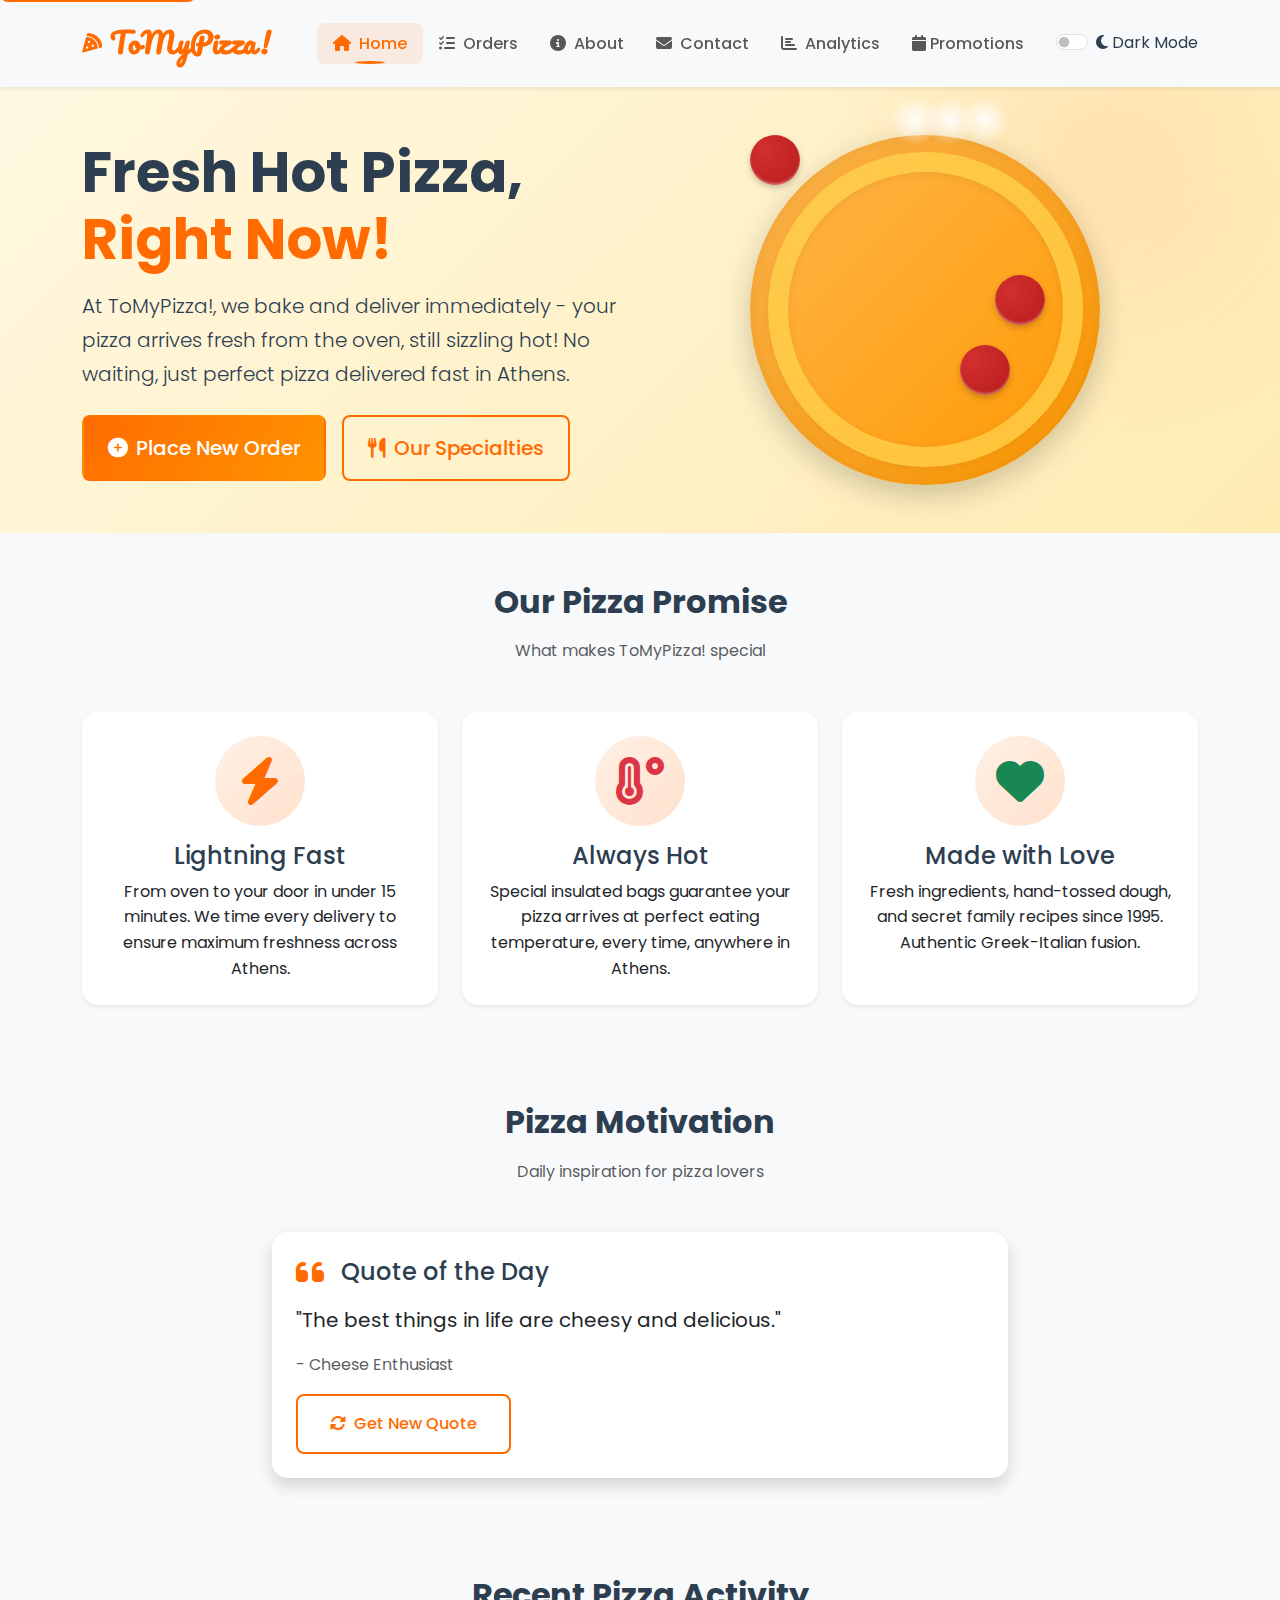
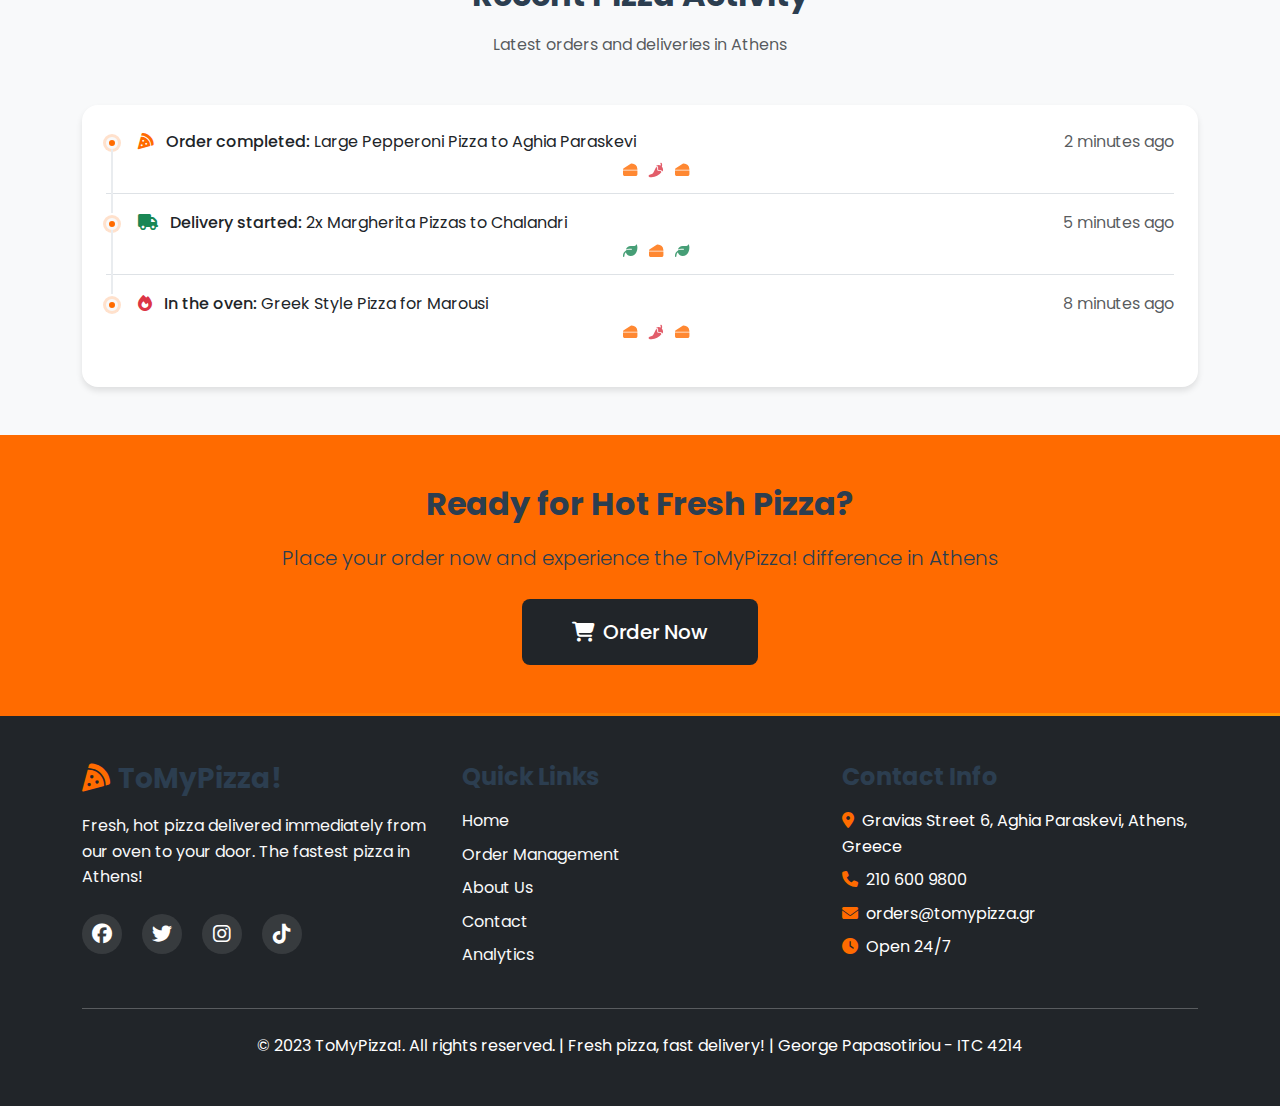
<file: index.html>
<!-- 
    FILE: index.html - Home Page
    CONTENTS:
    1. Responsive navigation with dark mode toggle
    2. Hero section with pizza animation
    3. Features section highlighting pizza promises
    4. API integration for motivational quotes
    5. Recent activity feed with pizza decorations
    6. Call to action section
    7. Footer with contact info and Greek location
    8. Accessibility features and ARIA labels
    9. Bootstrap 5 responsive design
    10. Custom pizza-themed styling
    
    AUTHOR: George Papasotiriou
    COURSE: ITC 4214 - Fullstack Web Design
    PROJECT: ToMyPizza! Task Management Application
-->

<!DOCTYPE html>

<html lang="en">


<head>


    <meta charset="UTF-8">
    <meta name="viewport" content="width=device-width, initial-scale=1.0">
    <meta name="description" content="ToMyPizza! - Fresh hot pizza delivered immediately from oven to you! Order online for fastest delivery in Athens.">
    <meta name="keywords" content="pizza, delivery, fast, hot, fresh, Athens, Greece, online ordering">
    <meta name="author" content="George Papasotiriou">
    <title>ToMyPizza! - Home</title>
    
    <!-- Bootstrap 5 CSS -->
    <link href="https://cdn.jsdelivr.net/npm/bootstrap@5.3.0-alpha1/dist/css/bootstrap.min.css" rel="stylesheet">
    
    <!-- Custom CSS -->
    <link rel="stylesheet" href="css/style.css">
    <link rel="stylesheet" href="css/dark-mode.css">
    
    <!-- Font Awesome for icons -->
    <link rel="stylesheet" href="https://cdnjs.cloudflare.com/ajax/libs/font-awesome/6.4.0/css/all.min.css">
    
    <!-- Google Fonts -->
    <link href="https://fonts.googleapis.com/css2?family=Poppins:wght@300;400;500;600;700&display=swap" rel="stylesheet">
    <link href="https://fonts.googleapis.com/css2?family=Pacifico&display=swap" rel="stylesheet">
    
    <!-- Favicon -->
    <link rel="icon" type="image/x-icon" href="data:image/svg+xml,<svg xmlns=%22http://www.w3.org/2000/svg%22 viewBox=%220 0 100 100%22><text y=%22.9em%22 font-size=%2290%22>🍕</text></svg>">

</head>

<body>
    <!-- Navigation Bar -->
    <nav class="navbar navbar-expand-lg navbar-light bg-light sticky-top shadow-sm" aria-label="Main navigation">
        <div class="container">
            <a class="navbar-brand" href="index.html" aria-label="ToMyPizza! Home">
                <i class="fas fa-pizza-slice text-warning me-2" aria-hidden="true"></i>
                <span class="brand-text">ToMyPizza!</span>
            </a>
            <button class="navbar-toggler" type="button" data-bs-toggle="collapse" data-bs-target="#navbarNav" 
                    aria-expanded="false" aria-label="Toggle navigation">
                <span class="navbar-toggler-icon"></span>
            </button>
            <div class="collapse navbar-collapse" id="navbarNav">
                <ul class="navbar-nav ms-auto">
                    <li class="nav-item">
                        <a class="nav-link active" href="index.html" aria-current="page">
                            <i class="fas fa-home me-1" aria-hidden="true"></i> Home
                        </a>
                    </li>
                    <li class="nav-item">
                        <a class="nav-link" href="tasks.html">
                            <i class="fas fa-tasks me-1" aria-hidden="true"></i> Orders
                        </a>
                    </li>
                    <li class="nav-item">
                        <a class="nav-link" href="about.html">
                            <i class="fas fa-info-circle me-1" aria-hidden="true"></i> About
                        </a>
                    </li>
                    <li class="nav-item">
                        <a class="nav-link" href="contact.html">
                            <i class="fas fa-envelope me-1" aria-hidden="true"></i> Contact
                        </a>
                    </li>
                    <li class="nav-item">
                        <a class="nav-link" href="analytics.html">
                            <i class="fas fa-chart-bar me-1" aria-hidden="true"></i> Analytics
                        </a>
                    </li>
                    <li class="nav-item">
                        <a class="nav-link" href="promotions.html">
                            <i class="fa-solid fa-calendar" aria-hidden="true"></i> Promotions
                        </a>
                    </li>
                </ul>
                
                <!-- Dark Mode Toggle -->
                <div class="form-check form-switch ms-lg-3 mt-2 mt-lg-0">
                    <input class="form-check-input" type="checkbox" id="darkModeToggle" role="switch">
                    <label class="form-check-label" for="darkModeToggle">
                        <i class="fas fa-moon" aria-hidden="true"></i> Dark Mode
                    </label>
                </div>
            </div>
        </div>
    </nav>

    <!-- Hero Section -->
    <header class="hero-section py-5" aria-label="Welcome to ToMyPizza!">
        <div class="container">
            <div class="row align-items-center">
                <div class="col-lg-6">
                    <h1 class="display-4 fw-bold mb-3">Fresh Hot Pizza, <span class="text-warning">Right Now!</span></h1>
                    <p class="lead mb-4">At ToMyPizza!, we bake and deliver immediately - your pizza arrives fresh from the oven, still sizzling hot! No waiting, just perfect pizza delivered fast in Athens.</p>
                    <div class="d-flex flex-wrap gap-3">
                        <a href="tasks.html" class="btn btn-warning btn-lg px-4" aria-label="Place a new pizza order">
                            <i class="fas fa-plus-circle me-2" aria-hidden="true"></i>Place New Order
                        </a>
                        <a href="#features" class="btn btn-outline-warning btn-lg px-4" aria-label="Learn about our pizza specialties">
                            <i class="fas fa-utensils me-2" aria-hidden="true"></i>Our Specialties
                        </a>
                    </div>
                </div>
                <div class="col-lg-6">
                    <div class="hero-image mt-4 mt-lg-0" aria-hidden="true">
                        <div class="pizza-animation position-relative">
                            <div class="pizza-base"></div>
                            <div class="pepperoni"></div>
                            <div class="pepperoni pepperoni-2"></div>
                            <div class="pepperoni pepperoni-3"></div>
                            <div class="cheese"></div>
                            <div class="steam steam-1"></div>
                            <div class="steam steam-2"></div>
                            <div class="steam steam-3"></div>
                        </div>
                    </div>
                </div>
            </div>
        </div>
    </header>

    <!-- Features Section -->
    <section id="features" class="py-5 bg-light" aria-label="Our Pizza Promise">
        <div class="container">
            <div class="text-center mb-5">
                <h2 class="fw-bold">Our Pizza Promise</h2>
                <p class="text-muted">What makes ToMyPizza! special</p>
            </div>
            <div class="row g-4">
                <div class="col-md-4">
                    <div class="card h-100 border-0 shadow-sm hover-shadow">
                        <div class="card-body text-center p-4">
                            <div class="feature-icon mb-3">
                                <i class="fas fa-bolt fa-3x text-warning" aria-hidden="true"></i>
                            </div>
                            <h3 class="card-title h4">Lightning Fast</h3>
                            <p class="card-text">From oven to your door in under 15 minutes. We time every delivery to ensure maximum freshness across Athens.</p>
                        </div>
                    </div>
                </div>
                <div class="col-md-4">
                    <div class="card h-100 border-0 shadow-sm hover-shadow">
                        <div class="card-body text-center p-4">
                            <div class="feature-icon mb-3">
                                <i class="fas fa-temperature-high fa-3x text-danger" aria-hidden="true"></i>
                            </div>
                            <h3 class="card-title h4">Always Hot</h3>
                            <p class="card-text">Special insulated bags guarantee your pizza arrives at perfect eating temperature, every time, anywhere in Athens.</p>
                        </div>
                    </div>
                </div>
                <div class="col-md-4">
                    <div class="card h-100 border-0 shadow-sm hover-shadow">
                        <div class="card-body text-center p-4">
                            <div class="feature-icon mb-3">
                                <i class="fas fa-heart fa-3x text-success" aria-hidden="true"></i>
                            </div>
                            <h3 class="card-title h4">Made with Love</h3>
                            <p class="card-text">Fresh ingredients, hand-tossed dough, and secret family recipes since 1995. Authentic Greek-Italian fusion.</p>
                        </div>
                    </div>
                </div>
            </div>
        </div>
    </section>

    <!-- API Integration: Motivational Quotes -->
    <section class="py-5" aria-label="Pizza Motivation Quotes">
        <div class="container">
            <div class="text-center mb-5">
                <h2 class="fw-bold">Pizza Motivation</h2>
                <p class="text-muted">Daily inspiration for pizza lovers</p>
            </div>
            <div class="row justify-content-center">
                <div class="col-lg-8">
                    <div class="card border-warning shadow">
                        <div class="card-body p-4">
                            <div class="d-flex align-items-center mb-3">
                                <i class="fas fa-quote-left fa-2x text-warning me-3" aria-hidden="true"></i>
                                <h3 class="card-title h4 mb-0">Quote of the Day</h3>
                            </div>
                            <div id="quote-container" class="mb-3">
                                <p class="fs-5" id="quote-text">"Life is like a pizza, it's all about how you slice it."</p>
                                <p class="text-muted" id="quote-author">- Pizza Proverb</p>
                            </div>
                            <button id="new-quote" class="btn btn-outline-warning" aria-label="Get a new motivational quote">
                                <i class="fas fa-sync-alt me-2" aria-hidden="true"></i>Get New Quote
                            </button>
                        </div>
                    </div>
                </div>
            </div>
        </div>
    </section>

    <!-- Latest Activity Section -->
    <section class="py-5 bg-light" aria-label="Recent Pizza Activity">
        <div class="container">
            <div class="text-center mb-5">
                <h2 class="fw-bold">Recent Pizza Activity</h2>
                <p class="text-muted">Latest orders and deliveries in Athens</p>
            </div>
            <div class="row">
                <div class="col-12">
                    <div class="card">
                        <div class="card-body">
                            <div class="activity-item border-bottom pb-3 mb-3">
                                <div class="d-flex justify-content-between">
                                    <div>
                                        <i class="fas fa-pizza-slice text-warning me-2" aria-hidden="true"></i>
                                        <span class="fw-medium">Order completed:</span> Large Pepperoni Pizza to Aghia Paraskevi
                                    </div>
                                    <span class="text-muted">2 minutes ago</span>
                                </div>
                                <div class="pizza-decoration" aria-hidden="true">
                                    <i class="fas fa-cheese text-warning"></i>
                                    <i class="fas fa-pepper-hot text-danger mx-1"></i>
                                    <i class="fas fa-cheese text-warning"></i>
                                </div>
                            </div>
                            <div class="activity-item border-bottom pb-3 mb-3">
                                <div class="d-flex justify-content-between">
                                    <div>
                                        <i class="fas fa-truck text-success me-2" aria-hidden="true"></i>
                                        <span class="fw-medium">Delivery started:</span> 2x Margherita Pizzas to Chalandri
                                    </div>
                                    <span class="text-muted">5 minutes ago</span>
                                </div>
                                <div class="pizza-decoration" aria-hidden="true">
                                    <i class="fas fa-leaf text-success"></i>
                                    <i class="fas fa-cheese text-warning mx-1"></i>
                                    <i class="fas fa-leaf text-success"></i>
                                </div>
                            </div>
                            <div class="activity-item">
                                <div class="d-flex justify-content-between">
                                    <div>
                                        <i class="fas fa-fire text-danger me-2" aria-hidden="true"></i>
                                        <span class="fw-medium">In the oven:</span> Greek Style Pizza for Marousi
                                    </div>
                                    <span class="text-muted">8 minutes ago</span>
                                </div>
                                <div class="pizza-decoration" aria-hidden="true">
                                    <i class="fas fa-cheese text-warning"></i>
                                    <i class="fas fa-pepper-hot text-danger mx-1"></i>
                                    <i class="fas fa-cheese text-warning"></i>
                                </div>
                            </div>
                        </div>
                    </div>
                </div>
            </div>
        </div>
    </section>

    <!-- Call to Action -->
    <section class="py-5 bg-warning" aria-label="Order now call to action">
        <div class="container text-center">
            <h2 class="fw-bold mb-3">Ready for Hot Fresh Pizza?</h2>
            <p class="lead mb-4">Place your order now and experience the ToMyPizza! difference in Athens</p>
            <a href="tasks.html" class="btn btn-dark btn-lg px-5" aria-label="Order pizza now">
                <i class="fas fa-shopping-cart me-2" aria-hidden="true"></i>Order Now
            </a>
        </div>
    </section>

    <!-- Footer -->
    <footer class="bg-dark text-white py-5" aria-label="Site footer">
        <div class="container">
            <div class="row">
                <div class="col-lg-4 mb-4 mb-lg-0">
                    <h3 class="fw-bold mb-3">
                        <i class="fas fa-pizza-slice text-warning me-2" aria-hidden="true"></i>ToMyPizza!
                    </h3>
                    <p class="text-light">Fresh, hot pizza delivered immediately from our oven to your door. The fastest pizza in Athens!</p>
                    <div class="social-icons mt-4">
                        <a href="#" class="text-white me-3" aria-label="Facebook"><i class="fab fa-facebook fa-lg"></i></a>
                        <a href="#" class="text-white me-3" aria-label="Twitter"><i class="fab fa-twitter fa-lg"></i></a>
                        <a href="#" class="text-white me-3" aria-label="Instagram"><i class="fab fa-instagram fa-lg"></i></a>
                        <a href="#" class="text-white" aria-label="TikTok"><i class="fab fa-tiktok fa-lg"></i></a>
                    </div>
                </div>
                <div class="col-lg-4 mb-4 mb-lg-0">
                    <h4 class="fw-bold mb-3">Quick Links</h4>
                    <ul class="list-unstyled">
                        <li class="mb-2"><a href="index.html" class="text-light text-decoration-none">Home</a></li>
                        <li class="mb-2"><a href="tasks.html" class="text-light text-decoration-none">Order Management</a></li>
                        <li class="mb-2"><a href="about.html" class="text-light text-decoration-none">About Us</a></li>
                        <li class="mb-2"><a href="contact.html" class="text-light text-decoration-none">Contact</a></li>
                        <li><a href="analytics.html" class="text-light text-decoration-none">Analytics</a></li>
                    </ul>
                </div>
                <div class="col-lg-4">
                    <h4 class="fw-bold mb-3">Contact Info</h4>
                    <p class="mb-2"><i class="fas fa-map-marker-alt text-warning me-2" aria-hidden="true"></i>Gravias Street 6, Aghia Paraskevi, Athens, Greece</p>
                    <p class="mb-2"><i class="fas fa-phone text-warning me-2" aria-hidden="true"></i>210 600 9800</p>
                    <p class="mb-2"><i class="fas fa-envelope text-warning me-2" aria-hidden="true"></i>orders@tomypizza.gr</p>
                    <p class="mb-0"><i class="fas fa-clock text-warning me-2" aria-hidden="true"></i>Open 24/7</p>
                </div>
            </div>
            <hr class="bg-light my-4">
            <div class="text-center">
                <p class="mb-0">&copy; 2023 ToMyPizza!. All rights reserved. | Fresh pizza, fast delivery! | George Papasotiriou - ITC 4214</p>
            </div>
        </div>
    </footer>

    <!-- Bootstrap JS Bundle with Popper -->
    <script src="https://cdn.jsdelivr.net/npm/bootstrap@5.3.0-alpha1/dist/js/bootstrap.bundle.min.js"></script>
    
    <!-- Custom JS -->
    <script src="js/script.js"></script>

</body>


</html>
</file>
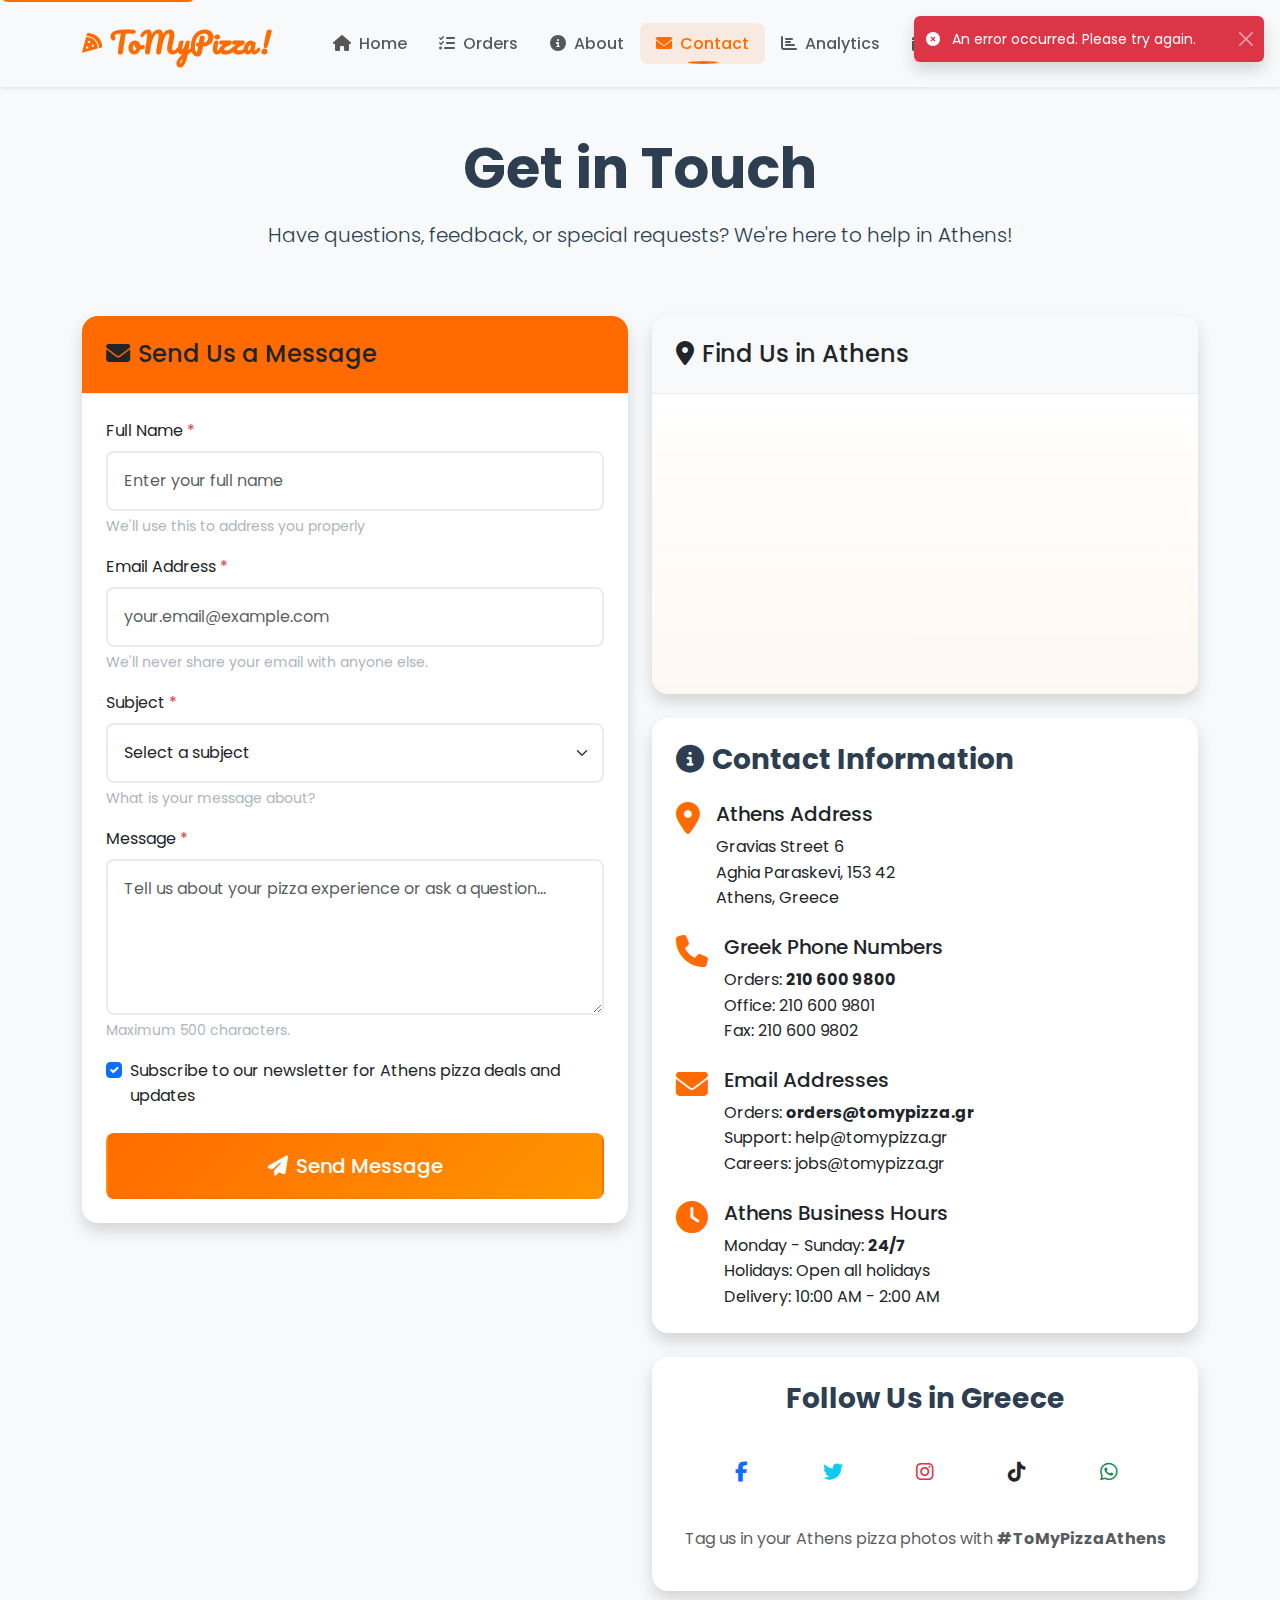
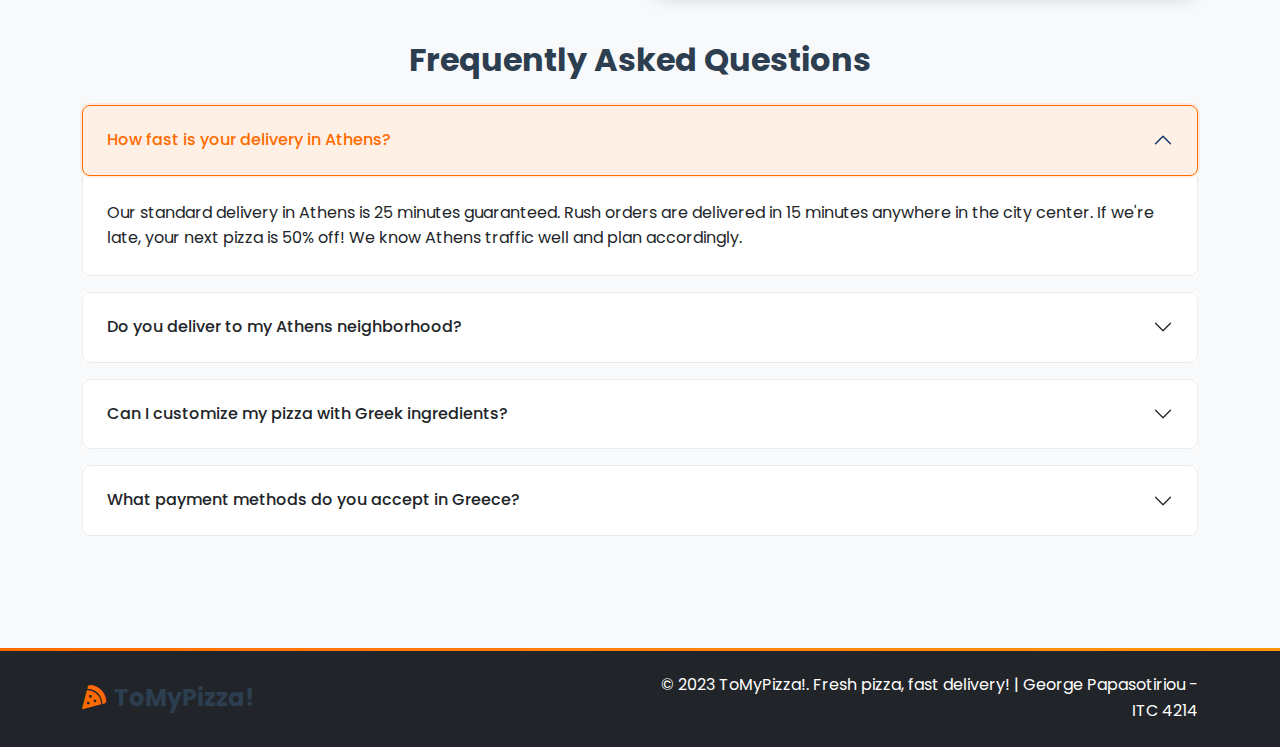
<file: contact.html>
<!-- 
    FILE: contact.html - Contact Page
    CONTENTS:
    1. Contact form with full validation (name, email, subject, message)
    2. Google Maps integration for Gravias Street, Athens location
    3. Contact information with Greek phone number (210 600 9800)
    4. Social media links with accessibility labels
    5. FAQ accordion with Athens-specific questions
    6. Responsive layout with form on left, info on right
    7. Form submission confirmation modal
    8. Real-time form validation
    9. Dark mode compatibility
    10. Greek localization throughout
    
    FEATURES:
    - Client-side form validation
    - Interactive Google Maps embed
    - Responsive contact form
    - FAQ with expandable answers
    - Social media integration
    - Athens-specific content
    - Accessibility features
    
    AUTHOR: George Papasotiriou
    COURSE: ITC 4214 - Fullstack Web Design
    PROJECT: ToMyPizza! Task Management Application
-->

<!DOCTYPE html>

<html lang="en">

<head>

    <meta charset="UTF-8">
    <meta name="viewport" content="width=device-width, initial-scale=1.0">
    <meta name="description" content="Contact ToMyPizza! in Athens, Greece. Get in touch with us for orders, feedback, or questions about our pizza delivery service.">
    <meta name="keywords" content="contact pizza, Athens delivery, Greek pizza, order support, customer service">
    <meta name="author" content="George Papasotiriou">
    <title>ToMyPizza! - Contact Us</title>
    
    <!-- Bootstrap 5 CSS -->
    <link href="https://cdn.jsdelivr.net/npm/bootstrap@5.3.0-alpha1/dist/css/bootstrap.min.css" rel="stylesheet">
    
    <!-- Custom CSS -->
    <link rel="stylesheet" href="css/style.css">
    <link rel="stylesheet" href="css/dark-mode.css">
    
    <!-- Font Awesome -->
    <link rel="stylesheet" href="https://cdnjs.cloudflare.com/ajax/libs/font-awesome/6.4.0/css/all.min.css">
    
    <!-- Google Fonts -->
    <link href="https://fonts.googleapis.com/css2?family=Poppins:wght@300;400;500;600;700&display=swap" rel="stylesheet">
    <link href="https://fonts.googleapis.com/css2?family=Pacifico&display=swap" rel="stylesheet">
    
    <!-- Favicon -->
    <link rel="icon" type="image/x-icon" href="data:image/svg+xml,<svg xmlns=%22http://www.w3.org/2000/svg%22 viewBox=%220 0 100 100%22><text y=%22.9em%22 font-size=%2290%22>🍕</text></svg>">

</head>

<body>

    <!-- Navigation Bar -->
    <nav class="navbar navbar-expand-lg navbar-light bg-light sticky-top shadow-sm" aria-label="Main navigation">
        <div class="container">
            <a class="navbar-brand" href="index.html" aria-label="ToMyPizza! Home">
                <i class="fas fa-pizza-slice text-warning me-2" aria-hidden="true"></i>
                <span class="brand-text">ToMyPizza!</span>
            </a>
            <button class="navbar-toggler" type="button" data-bs-toggle="collapse" data-bs-target="#navbarNav" 
                    aria-expanded="false" aria-label="Toggle navigation">
                <span class="navbar-toggler-icon"></span>
            </button>
            <div class="collapse navbar-collapse" id="navbarNav">
                <ul class="navbar-nav ms-auto">
                    <li class="nav-item">
                        <a class="nav-link" href="index.html">
                            <i class="fas fa-home me-1" aria-hidden="true"></i> Home
                        </a>
                    </li>
                    <li class="nav-item">
                        <a class="nav-link" href="tasks.html">
                            <i class="fas fa-tasks me-1" aria-hidden="true"></i> Orders
                        </a>
                    </li>
                    <li class="nav-item">
                        <a class="nav-link" href="about.html">
                            <i class="fas fa-info-circle me-1" aria-hidden="true"></i> About
                        </a>
                    </li>
                    <li class="nav-item">
                        <a class="nav-link active" href="contact.html" aria-current="page">
                            <i class="fas fa-envelope me-1" aria-hidden="true"></i> Contact
                        </a>
                    </li>
                    <li class="nav-item">
                        <a class="nav-link" href="analytics.html">
                            <i class="fas fa-chart-bar me-1" aria-hidden="true"></i> Analytics
                        </a>
                    </li>
                    <li class="nav-item">
                        <a class="nav-link" href="promotions.html">
                            <i class="fa-solid fa-calendar" aria-hidden="true"></i> Promotions
                        </a>
                    </li>
                </ul>
                
                <!-- Dark Mode Toggle -->
                <div class="form-check form-switch ms-lg-3 mt-2 mt-lg-0">
                    <input class="form-check-input" type="checkbox" id="darkModeToggle" role="switch">
                    <label class="form-check-label" for="darkModeToggle">
                        <i class="fas fa-moon" aria-hidden="true"></i> Dark Mode
                    </label>
                </div>
            </div>
        </div>
    </nav>

    <!-- Main Content -->
    <main class="py-5" aria-label="Contact ToMyPizza!">
        <div class="container">
            <div class="row mb-5">
                <div class="col-12 text-center">
                    <h1 class="fw-bold display-4">Get in Touch</h1>
                    <p class="lead">Have questions, feedback, or special requests? We're here to help in Athens!</p>
                </div>
            </div>

            <div class="row">
                <!-- Contact Form -->
                <div class="col-lg-6 mb-5">
                    <div class="card shadow">

                        <div class="card-header bg-warning text-dark">
                            <h2 class="h4 mb-0"><i class="fas fa-envelope me-2" aria-hidden="true"></i>Send Us a Message</h2>
                        </div>

                        <div class="card-body">
                            <form id="contact-form" novalidate>
                                <div class="mb-3">
                                    <label for="name" class="form-label">Full Name <span class="text-danger">*</span></label>
                                    <input type="text" class="form-control" id="name" required 
                                           aria-describedby="nameHelp" placeholder="Enter your full name">

                                    <div id="nameHelp" class="form-text">We'll use this to address you properly</div>
                                    <div class="invalid-feedback">Please enter your name.</div>
                                </div>

                                <div class="mb-3">
                                    <label for="email" class="form-label">Email Address <span class="text-danger">*</span></label>
                                    <input type="email" class="form-control" id="email" required 
                                           aria-describedby="emailHelp" placeholder="your.email@example.com">

                                    <div id="emailHelp" class="form-text">We'll never share your email with anyone else.</div>
                                    <div class="invalid-feedback">Please enter a valid email address.</div>
                                </div>
                                <div class="mb-3">
                                    <label for="subject" class="form-label">Subject <span class="text-danger">*</span></label>
                                    <select class="form-select" id="subject" required aria-describedby="subjectHelp">
                                        <option value="" selected disabled>Select a subject</option>
                                        <option value="order">Order Issue</option>
                                        <option value="feedback">Feedback/Suggestion</option>
                                        <option value="corporate">Corporate Inquiry</option>
                                        <option value="careers">Careers in Athens</option>
                                        <option value="other">Other</option>
                                    </select>
                                    <div id="subjectHelp" class="form-text">What is your message about?</div>
                                    <div class="invalid-feedback">Please select a subject.</div>
                                </div>
                                <div class="mb-3">
                                    <label for="message" class="form-label">Message <span class="text-danger">*</span></label>
                                    <textarea class="form-control" id="message" rows="5" required 
                                              aria-describedby="messageHelp" 
                                              placeholder="Tell us about your pizza experience or ask a question..."></textarea>
                                    <div id="messageHelp" class="form-text">Maximum 500 characters.</div>
                                    <div class="invalid-feedback">Please enter your message.</div>
                                </div>
                                <div class="form-check mb-4">
                                    <input class="form-check-input" type="checkbox" id="newsletter" checked>
                                    <label class="form-check-label" for="newsletter">
                                        Subscribe to our newsletter for Athens pizza deals and updates
                                    </label>
                                </div>
                                <button type="submit" class="btn btn-warning w-100 btn-lg" aria-label="Send message to ToMyPizza!">
                                    <i class="fas fa-paper-plane me-2" aria-hidden="true"></i>Send Message
                                </button>
                            </form>
                        </div>
                    </div>
                </div>

                <!-- Contact Info & Map -->
                <div class="col-lg-6">
                    <!-- Google Maps Integration -->
                    <div class="card shadow mb-4">
                        <div class="card-header bg-light">
                            <h2 class="h4 mb-0"><i class="fas fa-map-marker-alt me-2" aria-hidden="true"></i>Find Us in Athens</h2>
                        </div>
                        <div class="card-body p-0">
                            <div class="map-container">
                                <iframe 
                                    src="https://www.google.com/maps/embed?pb=!1m18!1m12!1m3!1d3145.112370746143!2d23.813470415655785!3d37.97968797972031!2m3!1f0!2f0!3f0!3m2!1i1024!2i768!4f13.1!3m3!1m2!1s0x14a1bd414f1d7c7f%3A0x8f9e9b3b5b5b5b5b!2sGravias%20Street%2C%20Aghia%20Paraskevi%2C%20Greece!5e0!3m2!1sen!2sus!4v1629999400000!5m2!1sen!2sus" 
                                    width="100%" 
                                    height="300" 
                                    style="border:0;" 
                                    allowfullscreen="" 
                                    loading="lazy"
                                    title="ToMyPizza! location at Gravias Street, Aghia Paraskevi, Athens, Greece"
                                    aria-label="Interactive map showing ToMyPizza! location in Athens, Greece">
                                </iframe>
                            </div>
                        </div>
                    </div>

                    <!-- Contact Information -->
                    <div class="card shadow">
                        <div class="card-body">
                            <h3 class="fw-bold mb-4"><i class="fas fa-info-circle me-2" aria-hidden="true"></i>Contact Information</h3>
                            
                            <div class="d-flex mb-4">
                                <div class="flex-shrink-0">
                                    <i class="fas fa-map-marker-alt text-warning fa-2x" aria-hidden="true"></i>
                                </div>
                                <div class="flex-grow-1 ms-3">
                                    <h4 class="h5">Athens Address</h4>
                                    <p class="mb-0">Gravias Street 6<br>Aghia Paraskevi, 153 42<br>Athens, Greece</p>
                                </div>
                            </div>

                            <div class="d-flex mb-4">
                                <div class="flex-shrink-0">
                                    <i class="fas fa-phone text-warning fa-2x" aria-hidden="true"></i>
                                </div>
                                <div class="flex-grow-1 ms-3">
                                    <h4 class="h5">Greek Phone Numbers</h4>
                                    <p class="mb-0">
                                        Orders: <strong>210 600 9800</strong><br>
                                        Office: 210 600 9801<br>
                                        Fax: 210 600 9802
                                    </p>
                                </div>
                            </div>

                            <div class="d-flex mb-4">
                                <div class="flex-shrink-0">
                                    <i class="fas fa-envelope text-warning fa-2x" aria-hidden="true"></i>
                                </div>
                                <div class="flex-grow-1 ms-3">
                                    <h4 class="h5">Email Addresses</h4>
                                    <p class="mb-0">
                                        Orders: <strong>orders@tomypizza.gr</strong><br>
                                        Support: help@tomypizza.gr<br>
                                        Careers: jobs@tomypizza.gr
                                    </p>
                                </div>
                            </div>

                            <div class="d-flex">
                                <div class="flex-shrink-0">
                                    <i class="fas fa-clock text-warning fa-2x" aria-hidden="true"></i>
                                </div>
                                <div class="flex-grow-1 ms-3">
                                    <h4 class="h5">Athens Business Hours</h4>
                                    <p class="mb-0">
                                        Monday - Sunday: <strong>24/7</strong><br>
                                        Holidays: Open all holidays<br>
                                        Delivery: 10:00 AM - 2:00 AM
                                    </p>
                                </div>
                            </div>
                        </div>
                    </div>

                    <!-- Social Media Links -->
                    <div class="card shadow mt-4">
                        <div class="card-body text-center">
                            <h3 class="fw-bold mb-3">Follow Us in Greece</h3>
                            <div class="social-links" aria-label="Social media links">
                                <a href="#" class="btn btn-outline-primary btn-lg m-2" aria-label="Facebook">
                                    <i class="fab fa-facebook-f" aria-hidden="true"></i>
                                </a>
                                <a href="#" class="btn btn-outline-info btn-lg m-2" aria-label="Twitter">
                                    <i class="fab fa-twitter" aria-hidden="true"></i>
                                </a>
                                <a href="#" class="btn btn-outline-danger btn-lg m-2" aria-label="Instagram">
                                    <i class="fab fa-instagram" aria-hidden="true"></i>
                                </a>
                                <a href="#" class="btn btn-outline-dark btn-lg m-2" aria-label="TikTok">
                                    <i class="fab fa-tiktok" aria-hidden="true"></i>
                                </a>
                                <a href="#" class="btn btn-outline-success btn-lg m-2" aria-label="WhatsApp">
                                    <i class="fab fa-whatsapp" aria-hidden="true"></i>
                                </a>
                            </div>
                            <p class="mt-3 text-muted">Tag us in your Athens pizza photos with <strong>#ToMyPizzaAthens</strong></p>
                        </div>
                    </div>
                </div>
            </div>

            <!-- FAQ Section -->
            <div class="row mt-5">
                <div class="col-12">
                    <h2 class="fw-bold text-center mb-4">Frequently Asked Questions</h2>
                    <div class="accordion" id="faqAccordion">
                        <div class="accordion-item">

                            <h3 class="accordion-header">
                                <button class="accordion-button" type="button" data-bs-toggle="collapse" 
                                        data-bs-target="#faq1" aria-expanded="true" aria-controls="faq1">
                                    How fast is your delivery in Athens?
                                </button>
                            </h3>
                            <div id="faq1" class="accordion-collapse collapse show" data-bs-parent="#faqAccordion">
                                <div class="accordion-body">
                                    Our standard delivery in Athens is 25 minutes guaranteed. Rush orders are delivered in 15 minutes anywhere in the city center. If we're late, your next pizza is 50% off! We know Athens traffic well and plan accordingly.
                                </div>

                            </div>
                        </div>
                        <div class="accordion-item">
                            <h3 class="accordion-header">
                                <button class="accordion-button collapsed" type="button" data-bs-toggle="collapse" 
                                        data-bs-target="#faq2" aria-expanded="false" aria-controls="faq2">
                                    Do you deliver to my Athens neighborhood?

                                </button>
                            </h3>
                            <div id="faq2" class="accordion-collapse collapse" data-bs-parent="#faqAccordion">
                                <div class="accordion-body">
                                    We deliver within Athens and surrounding suburbs. Our delivery radius covers Aghia Paraskevi, Chalandri, Marousi, Kifisia, and most of northern Athens. Enter your address in our order system to check availability for your specific location.
                                </div>
                            </div>
                        </div>
                        <div class="accordion-item">
                            <h3 class="accordion-header">
                                <button class="accordion-button collapsed" type="button" data-bs-toggle="collapse" 
                                        data-bs-target="#faq3" aria-expanded="false" aria-controls="faq3">
                                    Can I customize my pizza with Greek ingredients?
                                </button>
                            </h3>
                            <div id="faq3" class="accordion-collapse collapse" data-bs-parent="#faqAccordion">

                                <div class="accordion-body">
                                    Absolutely! You can choose from 20+ toppings including Greek specialties like feta cheese, Kalamata olives, gyros meat, and tzatziki sauce. We offer 4 types of cheese (including Greek feta) and 3 crust options. Use the special instructions field when ordering for customizations.
                                </div>
                            </div>
                        </div>
                        <div class="accordion-item">
                            <h3 class="accordion-header">
                                <button class="accordion-button collapsed" type="button" data-bs-toggle="collapse" 
                                        data-bs-target="#faq4" aria-expanded="false" aria-controls="faq4">
                                    What payment methods do you accept in Greece?
                                </button>
                            </h3>
                            <div id="faq4" class="accordion-collapse collapse" data-bs-parent="#faqAccordion">
                                <div class="accordion-body">
                                    We accept all major credit cards (Visa, MasterCard, American Express), cash on delivery, and popular Greek payment methods including bank transfers. For corporate orders, we can also provide invoices with Greek VAT.
                                </div>
                            </div>
                        </div>
                    </div>
                </div>
            </div>

        </div>
    </main>

    <!-- Footer -->
    <footer class="bg-dark text-white py-4 mt-5" aria-label="Site footer">
        <div class="container">
            <div class="row align-items-center">
                <div class="col-md-6">

                    <h4 class="fw-bold mb-0">
                        <i class="fas fa-pizza-slice text-warning me-2" aria-hidden="true"></i>ToMyPizza!
                    </h4>
                </div>
                <div class="col-md-6 text-md-end">
                    <p class="mb-0">&copy; 2023 ToMyPizza!. Fresh pizza, fast delivery! | George Papasotiriou - ITC 4214</p>
                </div>
            </div>
        </div>
    </footer>

    <!-- Bootstrap JS Bundle with Popper -->
    <script src="https://cdn.jsdelivr.net/npm/bootstrap@5.3.0-alpha1/dist/js/bootstrap.bundle.min.js"></script>
    
    <!-- Custom JS -->
    <script src="js/script.js"></script>
    <script src="js/contact.js"></script>


</body>

</html>
</file>
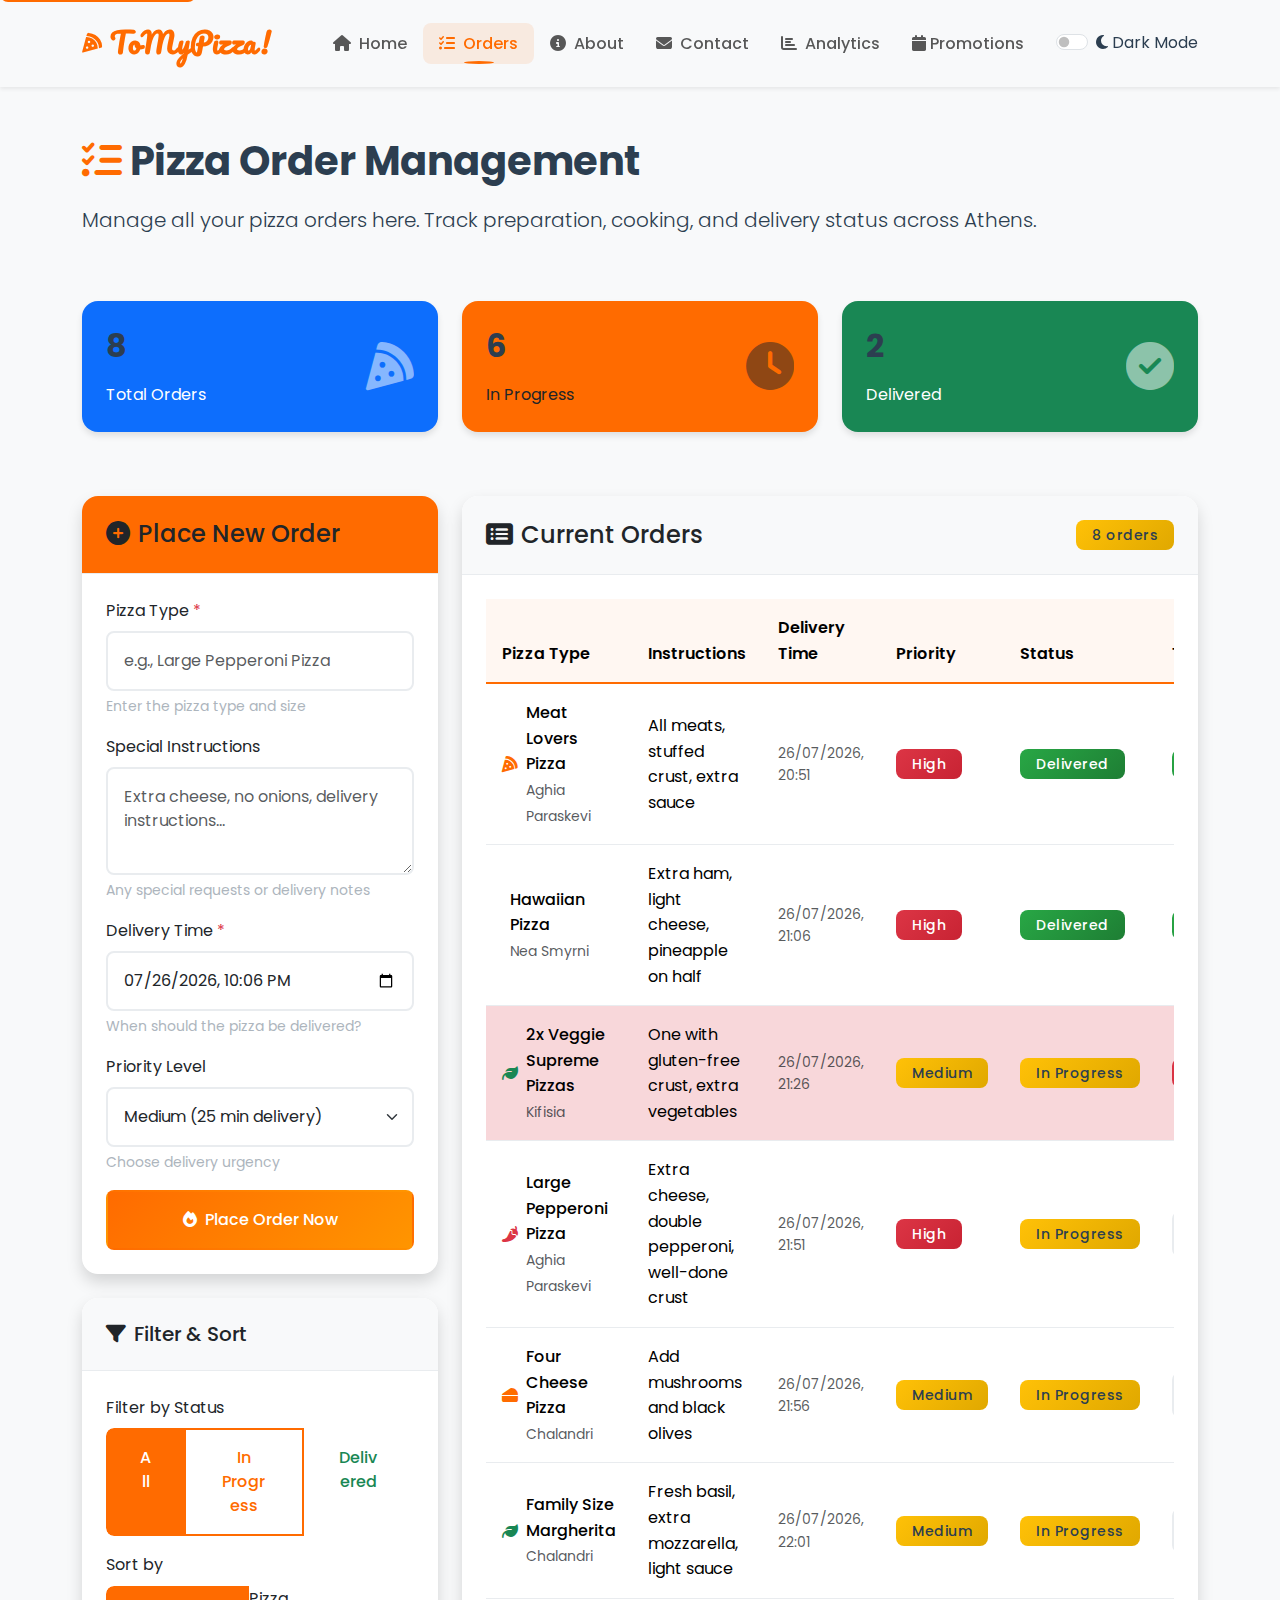
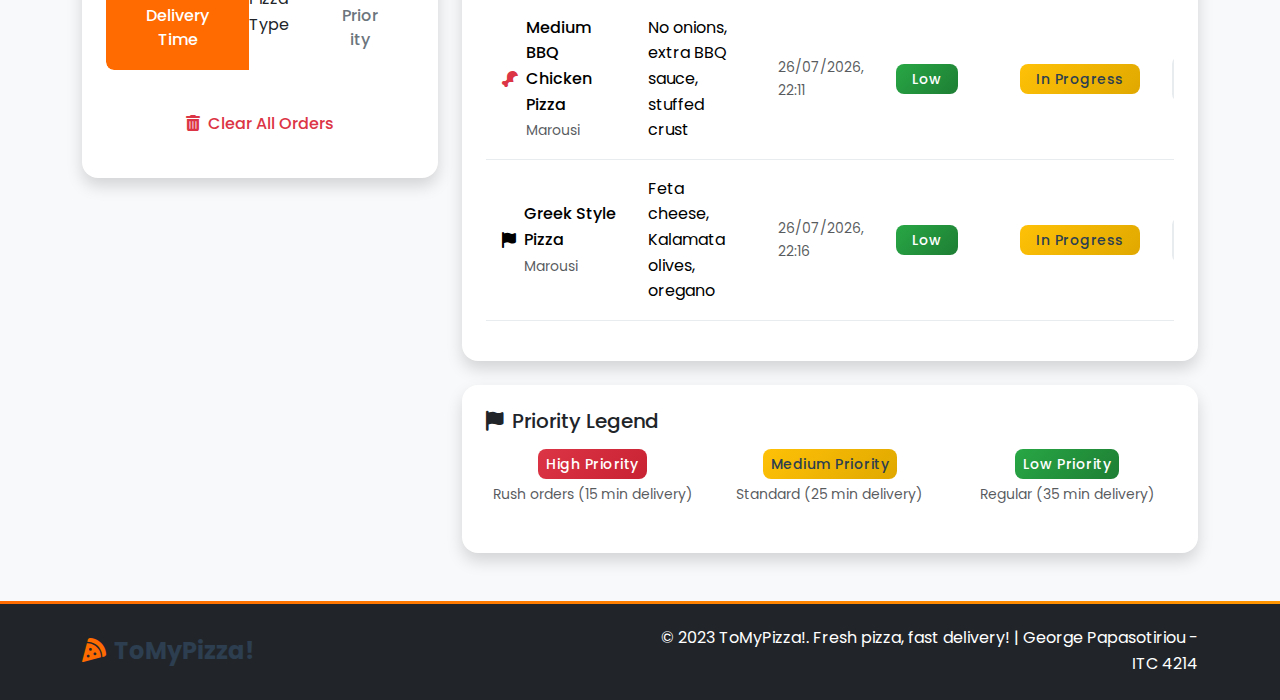
<file: tasks.html>
<!-- 
    FILE: tasks.html - Order Management Page
    CONTENTS:
    1. Pizza order management system with form validation
    2. Interactive order table with edit/delete/complete actions
    3. Real-time order timers with pizza decorations
    4. Filtering and sorting functionality
    5. Order summary cards (total, pending, completed)
    6. Priority system with color coding
    7. Dummy orders pre-loaded for demonstration
    8. Local storage for data persistence
    9. Responsive design for all devices
    10. Accessibility features and keyboard navigation
    
    FEATURES:
    - Add new pizza orders with validation
    - Edit existing orders
    - Mark orders as delivered
    - Delete orders with confirmation
    - Filter by status (all, pending, completed)
    - Sort by delivery time, pizza type, or priority
    - Real-time countdown timers
    - Pizza-themed visual indicators
    
    AUTHOR: George Papasotiriou
    COURSE: ITC 4214 - Fullstack Web Design
    PROJECT: ToMyPizza! Task Management Application
-->

<!DOCTYPE html>

<html lang="en">

<head>


    <meta charset="UTF-8">
    <meta name="viewport" content="width=device-width, initial-scale=1.0">
    <meta name="description" content="Manage your pizza orders - ToMyPizza! Order System. Track, edit, and complete pizza deliveries in Athens.">
    <meta name="keywords" content="pizza orders, order management, delivery tracking, task management, Athens pizza">
    <meta name="author" content="George Papasotiriou">



    <title>ToMyPizza! - Order Management</title>
    
    <!-- Bootstrap 5 CSS -->
    <link href="https://cdn.jsdelivr.net/npm/bootstrap@5.3.0-alpha1/dist/css/bootstrap.min.css" rel="stylesheet">
    
    <!-- Custom CSS -->
    <link rel="stylesheet" href="css/style.css">
    <link rel="stylesheet" href="css/dark-mode.css">
    
    <!-- Font Awesome -->
    <link rel="stylesheet" href="https://cdnjs.cloudflare.com/ajax/libs/font-awesome/6.4.0/css/all.min.css">
    
    <!-- Google Fonts -->
    <link href="https://fonts.googleapis.com/css2?family=Poppins:wght@300;400;500;600;700&display=swap" rel="stylesheet">
    <link href="https://fonts.googleapis.com/css2?family=Pacifico&display=swap" rel="stylesheet">
    
    <!-- Favicon -->
    <link rel="icon" type="image/x-icon" href="data:image/svg+xml,<svg xmlns=%22http://www.w3.org/2000/svg%22 viewBox=%220 0 100 100%22><text y=%22.9em%22 font-size=%2290%22>🍕</text></svg>">

</head>


<body>
    <!-- Navigation Bar -->
    <nav class="navbar navbar-expand-lg navbar-light bg-light sticky-top shadow-sm" aria-label="Main navigation">
        <div class="container">
            <a class="navbar-brand" href="index.html" aria-label="ToMyPizza! Home">
                <i class="fas fa-pizza-slice text-warning me-2" aria-hidden="true"></i>
                <span class="brand-text">ToMyPizza!</span>
            </a>
            <button class="navbar-toggler" type="button" data-bs-toggle="collapse" data-bs-target="#navbarNav" 
                    aria-expanded="false" aria-label="Toggle navigation">
                <span class="navbar-toggler-icon"></span>
            </button>
            <div class="collapse navbar-collapse" id="navbarNav">
                <ul class="navbar-nav ms-auto">
                    <li class="nav-item">
                        <a class="nav-link" href="index.html">
                            <i class="fas fa-home me-1" aria-hidden="true"></i> Home
                        </a>
                    </li>
                    <li class="nav-item">
                        <a class="nav-link active" href="tasks.html" aria-current="page">
                            <i class="fas fa-tasks me-1" aria-hidden="true"></i> Orders
                        </a>
                    </li>
                    <li class="nav-item">
                        <a class="nav-link" href="about.html">
                            <i class="fas fa-info-circle me-1" aria-hidden="true"></i> About
                        </a>
                    </li>
                    <li class="nav-item">
                        <a class="nav-link" href="contact.html">
                            <i class="fas fa-envelope me-1" aria-hidden="true"></i> Contact
                        </a>
                    </li>
                    <li class="nav-item">
                        <a class="nav-link" href="analytics.html">
                            <i class="fas fa-chart-bar me-1" aria-hidden="true"></i> Analytics
                        </a>
                    </li>
                    <li class="nav-item">
                        <a class="nav-link" href="promotions.html">
                            <i class="fa-solid fa-calendar" aria-hidden="true"></i> Promotions
                        </a>
                    </li>
                </ul>
                
                <!-- Dark Mode Toggle -->
                <div class="form-check form-switch ms-lg-3 mt-2 mt-lg-0">
                    <input class="form-check-input" type="checkbox" id="darkModeToggle" role="switch">
                    <label class="form-check-label" for="darkModeToggle">
                        <i class="fas fa-moon" aria-hidden="true"></i> Dark Mode
                    </label>
                </div>
            </div>
        </div>
    </nav>

    <!-- Main Content -->
    <main class="py-5" aria-label="Order management system">
        <div class="container">
            <div class="row mb-5">
                <div class="col-12">
                    <h1 class="fw-bold mb-3"><i class="fas fa-tasks text-warning me-2" aria-hidden="true"></i>Pizza Order Management</h1>
                    <p class="lead">Manage all your pizza orders here. Track preparation, cooking, and delivery status across Athens.</p>
                </div>
            </div>

            <!-- Order Summary Cards -->
            <div class="row mb-5">
                <div class="col-md-4 mb-3">
                    <div class="card bg-primary text-white">
                        <div class="card-body">
                            <div class="d-flex justify-content-between align-items-center">
                                <div>
                                    <h2 class="fw-bold" id="total-orders">8</h2>
                                    <p class="mb-0">Total Orders</p>
                                </div>
                                <i class="fas fa-pizza-slice fa-3x opacity-50" aria-hidden="true"></i>
                            </div>
                        </div>
                    </div>
                </div>
                <div class="col-md-4 mb-3">
                    <div class="card bg-warning text-dark">
                        <div class="card-body">
                            <div class="d-flex justify-content-between align-items-center">
                                <div>
                                    <h2 class="fw-bold" id="pending-orders">6</h2>
                                    <p class="mb-0">In Progress</p>
                                </div>
                                <i class="fas fa-clock fa-3x opacity-50" aria-hidden="true"></i>
                            </div>
                        </div>
                    </div>
                </div>
                <div class="col-md-4 mb-3">
                    <div class="card bg-success text-white">
                        <div class="card-body">
                            <div class="d-flex justify-content-between align-items-center">
                                <div>
                                    <h2 class="fw-bold" id="completed-orders">2</h2>
                                    <p class="mb-0">Delivered</p>
                                </div>
                                <i class="fas fa-check-circle fa-3x opacity-50" aria-hidden="true"></i>
                            </div>
                        </div>
                    </div>
                </div>
            </div>

            <div class="row">
                <!-- Add New Order Form -->
                <div class="col-lg-4 mb-5">
                    <div class="card shadow">
                        <div class="card-header bg-warning text-dark">

                            <h2 class="h4 mb-0"><i class="fas fa-plus-circle me-2" aria-hidden="true"></i>Place New Order</h2>
                        </div>
                        <div class="card-body">
                            <form id="task-form" novalidate>
                                <div class="mb-3">
                                    <label for="task-name" class="form-label">Pizza Type <span class="text-danger">*</span></label>
                                    <input type="text" class="form-control" id="task-name" 
                                           placeholder="e.g., Large Pepperoni Pizza" required
                                           aria-describedby="pizzaTypeHelp">
                                    <div id="pizzaTypeHelp" class="form-text">Enter the pizza type and size</div>
                                    <div class="invalid-feedback">Please enter a pizza type.</div>
                                </div>
                                <div class="mb-3">
                                    <label for="task-description" class="form-label">Special Instructions</label>
                                    <textarea class="form-control" id="task-description" rows="3" 
                                              placeholder="Extra cheese, no onions, delivery instructions..."
                                              aria-describedby="instructionsHelp"></textarea>
                                    <div id="instructionsHelp" class="form-text">Any special requests or delivery notes</div>
                                </div>
                                <div class="mb-3">
                                    <label for="task-due" class="form-label">Delivery Time <span class="text-danger">*</span></label>
                                    <input type="datetime-local" class="form-control" id="task-due" required
                                           aria-describedby="deliveryTimeHelp">
                                    <div id="deliveryTimeHelp" class="form-text">When should the pizza be delivered?</div>
                                    <div class="invalid-feedback">Please select a delivery time.</div>
                                </div>
                                <div class="mb-3">
                                    <label for="task-priority" class="form-label">Priority Level</label>
                                    <select class="form-select" id="task-priority" aria-describedby="priorityHelp">
                                        <option value="low">Low (35 min delivery)</option>
                                        <option value="medium" selected>Medium (25 min delivery)</option>
                                        <option value="high">High (15 min delivery)</option>

                                    </select>

                                    <div id="priorityHelp" class="form-text">Choose delivery urgency</div>
                                </div>
                                <button type="submit" class="btn btn-warning w-100" aria-label="Place pizza order now">
                                    <i class="fas fa-fire me-2" aria-hidden="true"></i>Place Order Now
                                </button>

                            </form>
                        </div>
                    </div>

                    <!-- Filter and Sort Controls -->
                    <div class="card shadow mt-4">
                        <div class="card-header bg-light">
                            <h3 class="h5 mb-0"><i class="fas fa-filter me-2" aria-hidden="true"></i>Filter & Sort</h3>
                        </div>
                        <div class="card-body">
                            <div class="mb-3">
                                <label class="form-label">Filter by Status</label>
                                <div class="btn-group w-100" role="group" aria-label="Filter orders by status">
                                    <input type="radio" class="btn-check" name="status-filter" id="filter-all" 
                                           autocomplete="off" checked aria-label="Show all orders">
                                    <label class="btn btn-outline-primary" for="filter-all">All</label>
                                    
                                    <input type="radio" class="btn-check" name="status-filter" id="filter-pending" 
                                           autocomplete="off" aria-label="Show pending orders">
                                    <label class="btn btn-outline-warning" for="filter-pending">In Progress</label>
                                    
                                    <input type="radio" class="btn-check" name="status-filter" id="filter-completed" 
                                           autocomplete="off" aria-label="Show completed orders">
                                    <label class="btn btn-outline-success" for="filter-completed">Delivered</label>
                                </div>
                            </div>
                            <div class="mb-3">
                                <label class="form-label">Sort by</label>
                                <div class="btn-group w-100" role="group" aria-label="Sort orders by">
                                    <input type="radio" class="btn-check" name="sort-by" id="sort-due" 
                                           autocomplete="off" checked aria-label="Sort by delivery time">
                                    <label class="btn btn-outline-secondary" for="sort-due">Delivery Time</label>
                                    
                                    <input type="radio" class="btn-check" name="sort-by" id="sort-name" 
                                           autocomplete="off" aria-label="Sort by pizza type">
                                    <label class="="btn btn-outline-secondary" for="sort-name">Pizza Type</label>
                                    
                                    <input type="radio" class="btn-check" name="sort-by" id="sort-priority" 
                                           autocomplete="off" aria-label="Sort by priority">
                                    <label class="btn btn-outline-secondary" for="sort-priority">Priority</label>
                                </div>
                            </div>
                            <div class="mt-4">
                                <button id="clear-all" class="btn btn-outline-danger w-100" 
                                        aria-label="Clear all orders">
                                    <i class="fas fa-trash-alt me-2" aria-hidden="true"></i>Clear All Orders
                                </button>
                            </div>
                        </div>
                    </div>
                </div>

                <!-- Orders List -->
                <div class="col-lg-8">
                    <div class="card shadow">
                        <div class="card-header bg-light d-flex justify-content-between align-items-center">
                            <h2 class="h4 mb-0"><i class="fas fa-list-alt me-2" aria-hidden="true"></i>Current Orders</h2>
                            <span class="badge bg-warning text-dark" id="order-count">8 orders</span>
                        </div>
                        <div class="card-body">
                            <div class="table-responsive">
                                <table class="table table-hover" id="tasks-table" aria-label="Pizza orders table">
                                    <thead>
                                        <tr>
                                            <th scope="col">Pizza Type</th>
                                            <th scope="col">Instructions</th>
                                            <th scope="col">Delivery Time</th>
                                            <th scope="col">Priority</th>
                                            <th scope="col">Status</th>
                                            <th scope="col">Timer</th>
                                            <th scope="col">Actions</th>
                                        </tr>
                                    </thead>
                                    <tbody id="tasks-list">
                                        <!-- Orders will be dynamically loaded here -->
                                    </tbody>
                                </table>
                            </div>
                        </div>
                    </div>

                    <!-- Priority Legend -->
                    <div class="card shadow mt-4">
                        <div class="card-body">
                            <h3 class="h5 mb-3"><i class="fas fa-flag me-2" aria-hidden="true"></i>Priority Legend</h3>
                            <div class="row text-center">
                                <div class="col-md-4 mb-2">
                                    <span class="badge bg-danger p-2">High Priority</span>
                                    <p class="small text-muted mt-1">Rush orders (15 min delivery)</p>
                                </div>
                                <div class="col-md-4 mb-2">
                                    <span class="badge bg-warning text-dark p-2">Medium Priority</span>
                                    <p class="small text-muted mt-1">Standard (25 min delivery)</p>
                                </div>
                                <div class="col-md-4 mb-2">
                                    <span class="badge bg-success p-2">Low Priority</span>
                                    <p class="small text-muted mt-1">Regular (35 min delivery)</p>
                                </div>
                            </div>
                        </div>
                    </div>
                </div>
            </div>
        </div>
    </main>


    <!-- Footer -->
    <footer class="bg-dark text-white py-4" aria-label="Site footer">
        <div class="container">
            <div class="row align-items-center">
                <div class="col-md-6">
                    <h4 class="fw-bold mb-0">
                        <i class="fas fa-pizza-slice text-warning me-2" aria-hidden="true"></i>ToMyPizza!
                    </h4>
                </div>
                <div class="col-md-6 text-md-end">
                    <p class="mb-0">&copy; 2023 ToMyPizza!. Fresh pizza, fast delivery! | George Papasotiriou - ITC 4214</p>
                </div>
            </div>
        </div>
    </footer>


    <!-- Bootstrap JS Bundle with Popper -->
    <script src="https://cdn.jsdelivr.net/npm/bootstrap@5.3.0-alpha1/dist/js/bootstrap.bundle.min.js"></script>
    
    <!-- Custom JS -->
    <script src="js/script.js"></script>
    <script src="js/tasks.js"></script>

</body>

</html>
</file>
<file: css/dark-mode.css>
/* 
    FILE: dark-mode.css - Dark Mode Styles
    CONTENTS:
    1. Dark mode color overrides
    2. Component dark mode adaptations
    3. Chart styling for dark theme
    4. Form elements in dark mode
    5. Table and card dark styles
    6. Map and image adjustments
    7. Accessibility considerations
    8. Transition effects
    
    AUTHOR: George Papasotiriou
    COURSE: ITC 4214 - Fullstack Web Design
    PROJECT: ToMyPizza! Task Management Application
*/

/* ===== DARK MODE OVERRIDES ===== */
body.dark-mode {
    background-color: #121212;
    color: #e0e0e0;
}

/* Navigation */
.dark-mode .navbar-light {
    background-color: #1e1e1e !important;
    border-bottom: 1px solid #333;
}

.dark-mode .navbar-light .navbar-brand,
.dark-mode .navbar-light .nav-link {
    color: #e0e0e0 !important;
}

.dark-mode .navbar-light .nav-link:hover {
    color: var(--primary-color) !important;
    background-color: rgba(255, 107, 0, 0.15);
}

.dark-mode .navbar-light .nav-link.active {
    color: var(--primary-color) !important;
    background-color: rgba(255, 107, 0, 0.2);
}

.dark-mode .navbar-light .nav-link.active::after {
    background-color: var(--primary-color);
}

/* Hero Section */
.dark-mode .hero-section {
    background: linear-gradient(135deg, #2c1810 0%, #1a0f0a 100%);
}

.dark-mode .hero-section::before {
    background: radial-gradient(circle, rgba(255, 107, 0, 0.2) 0%, transparent 70%);
}

/* Cards */
.dark-mode .card {
    background-color: #1e1e1e;
    border-color: #333;
    color: #e0e0e0;
}

.dark-mode .card-header {
    background-color: #252525 !important;
    border-bottom: 1px solid #333;
    color: #e0e0e0;
}

.dark-mode .card-title {
    color: #e0e0e0;
}

/* Feature Icons */
.dark-mode .feature-icon {
    background: linear-gradient(135deg, rgba(255, 107, 0, 0.2) 0%, rgba(255, 107, 0, 0.3) 100%);
}

.dark-mode .feature-icon i {
    color: var(--primary-color);
}

/* Tables */
.dark-mode .table {
    color: #e0e0e0;
}

.dark-mode .table th {
    background-color: rgba(255, 107, 0, 0.1);
    border-bottom-color: var(--primary-color);
    color: #e0e0e0;
}

.dark-mode .table td {
    border-bottom-color: #333;
    color: #e0e0e0;
}

.dark-mode .table-hover tbody tr:hover {
    background-color: rgba(255, 107, 0, 0.1);
}

.dark-mode .table-danger {
    background-color: rgba(220, 53, 69, 0.1);
}

.dark-mode .table-danger:hover {
    background-color: rgba(220, 53, 69, 0.2) !important;
}

/* Forms */
.dark-mode .form-control,
.dark-mode .form-select {
    background-color: #2d2d2d;
    border-color: #444;
    color: #e0e0e0;
}

.dark-mode .form-control:focus,
.dark-mode .form-select:focus {
    background-color: #2d2d2d;
    border-color: var(--primary-color);
    color: #e0e0e0;
    box-shadow: 0 0 0 3px rgba(255, 107, 0, 0.25);
}

.dark-mode .form-control::placeholder {
    color: #888;
}

.dark-mode .form-text {
    color: #aaa;
}

/* Buttons */
.dark-mode .btn-outline-warning {
    color: var(--primary-color);
    border-color: var(--primary-color);
}

.dark-mode .btn-outline-warning:hover {
    background-color: var(--primary-color);
    color: #121212;
}

.dark-mode .btn-check:checked + .btn {
    background-color: var(--primary-color);
    border-color: var(--primary-color);
    color: #121212;
}

/* Background colors */
.dark-mode .bg-light {
    background-color: #252525 !important;
}

.dark-mode .bg-dark {
    background-color: #0a0a0a !important;
}

/* Text colors */
.dark-mode .text-muted {
    color: #aaa !important;
}

.dark-mode .text-dark {
    color: #e0e0e0 !important;
}

/* Borders */
.dark-mode .border-bottom {
    border-bottom-color: #333 !important;
}

/* Activity Items */
.dark-mode .activity-item {
    border-bottom-color: #333;
}

.dark-mode .activity-item::before {
    background-color: var(--primary-color);
    border-color: #1e1e1e;
}

.dark-mode .activity-item::after {
    background-color: #333;
}

/* Task Items */
.dark-mode .task-item {
    background-color: #252525;
    border-color: #333;
}

.dark-mode .task-timer {
    background: linear-gradient(135deg, #2d2d2d 0%, #333 100%);
    border-color: #444;
    color: #e0e0e0;
}

/* Progress Bars */
.dark-mode .progress {
    background-color: #333;
}

/* Team Avatars */
.dark-mode .avatar-placeholder {
    background-color: #2d2d2d;
    box-shadow: 0 5px 15px rgba(0, 0, 0, 0.3);
}

/* Carousel */
.dark-mode .carousel-caption {
    background: rgba(0, 0, 0, 0.7);
}

.dark-mode .carousel-indicators button {
    background-color: rgba(255, 255, 255, 0.3);
}

.dark-mode .carousel-indicators button.active {
    background-color: var(--primary-color);
}

.dark-mode .carousel-control-prev,
.dark-mode .carousel-control-next {
    background-color: rgba(0, 0, 0, 0.7);
}

.dark-mode .carousel-control-prev:hover,
.dark-mode .carousel-control-next:hover {
    background-color: var(--primary-color);
}

/* Heat Map */
.dark-mode .heat-map {
    background: linear-gradient(135deg, #252525 0%, #1e1e1e 100%);
}

.dark-mode .heat-map::before {
    background: radial-gradient(circle at center, transparent 0%, rgba(255, 107, 0, 0.1) 100%);
}

.dark-mode .pizzeria-center {
    background: #2d2d2d;
    box-shadow: 
        0 5px 15px rgba(0, 0, 0, 0.3),
        inset 0 0 10px rgba(255, 107, 0, 0.2);
}

/* Timeline */
.dark-mode .timeline::before {
    background: linear-gradient(to bottom, var(--primary-color) 0%, transparent 100%);
}

.dark-mode .timeline-content {
    background-color: #252525;
    border-color: #333;
}

.dark-mode .timeline-content:hover {
    border-color: var(--primary-color);
}

/* Accordion */
.dark-mode .accordion-button {
    background-color: #252525;
    border-color: #333;
    color: #e0e0e0;
}

.dark-mode .accordion-button:not(.collapsed) {
    background-color: rgba(255, 107, 0, 0.2);
    color: var(--primary-color);
    border-color: var(--primary-color);
}

.dark-mode .accordion-body {
    background-color: #1e1e1e;
    border-color: #333;
    color: #e0e0e0;
}

/* Stat Boxes */
.dark-mode .stat-box {
    background: linear-gradient(135deg, rgba(255, 107, 0, 0.1) 0%, transparent 100%);
}

.dark-mode .stat-box:hover {
    background: linear-gradient(135deg, rgba(255, 107, 0, 0.2) 0%, rgba(255, 107, 0, 0.1) 100%);
}

/* Fix for maps in dark mode */
.dark-mode .map-container iframe {
    filter: invert(0.9) hue-rotate(180deg) contrast(0.8) brightness(0.9);
}

/* Chart adjustments for dark mode */
.dark-mode canvas {
    filter: brightness(0.9) contrast(1.1);
}

/* Custom scrollbar for dark mode */
.dark-mode::-webkit-scrollbar-track {
    background: #2d2d2d;
}

.dark-mode::-webkit-scrollbar-thumb {
    background: var(--primary-color);
}

.dark-mode::-webkit-scrollbar-thumb:hover {
    background: var(--primary-dark);
}

/* Focus styles for dark mode */
.dark-mode a:focus,
.dark-mode button:focus,
.dark-mode input:focus,
.dark-mode select:focus,
.dark-mode textarea:focus {
    outline-color: rgba(255, 107, 0, 0.7);
}

/* Social icons in dark mode */
.dark-mode .social-icons a {
    background-color: rgba(255, 255, 255, 0.05);
}

.dark-mode .social-icons a:hover {
    background-color: var(--primary-color);
}

/* Social links in dark mode */
.dark-mode .social-links a {
    background-color: rgba(255, 255, 255, 0.05);
}

.dark-mode .social-links a:hover {
    background-color: var(--primary-color);
}

/* Pizza animation adjustments */
.dark-mode .pizza-base {
    filter: brightness(0.9);
}

/* Loading spinner */
.dark-mode .spinner {
    border-color: currentColor;
    border-right-color: transparent;
}

/* Toast notifications in dark mode */
.dark-mode .toast {
    background-color: #2d2d2d;
    border-color: #444;
    color: #e0e0e0;
}

/* Print styles for dark mode */
@media print {
    .dark-mode body {
        background: white !important;
        color: black !important;
    }
    
    .dark-mode .card {
        border: 1px solid #000 !important;
        background: white !important;
        color: black !important;
    }
}

/* Utility classes for dark mode */
.dark-mode .text-white {
    color: #e0e0e0 !important;
}

.dark-mode .text-black {
    color: #121212 !important;
}

/* Transition for dark mode toggle */
body.dark-mode * {
    transition: background-color 0.3s ease, 
                border-color 0.3s ease, 
                color 0.3s ease,
                box-shadow 0.3s ease;
}
</file>
<file: css/style.css>
/* 
    FILE: style.css - Main Stylesheet
    CONTENTS:
    1. CSS Custom Properties (Variables)
    2. Base Styles and Reset
    3. Typography and Fonts
    4. Navigation Styles
    5. Hero Section with Pizza Animation
    6. Card and Component Styles
    7. Form and Table Styles
    8. Chart and Visualization Styles
    9. Footer and Layout Styles
    10. Responsive Design
    11. Animation and Transitions
    12. Accessibility Features
    
    AUTHOR: George Papasotiriou
    COURSE: ITC 4214 - Fullstack Web Design
    PROJECT: ToMyPizza! Task Management Application
*/

/* ===== CSS CUSTOM PROPERTIES ===== */
:root {
    /* Color Palette */
    --primary-color: #ff6b00;
    --primary-dark: #e55a00;
    --primary-light: #ff8b33;
    --secondary-color: #ff9500;
    --accent-color: #ff3d00;
    --dark-color: #2c3e50;
    --light-color: #f8f9fa;
    --gray-light: #e9ecef;
    --gray-medium: #adb5bd;
    --gray-dark: #495057;
    
    /* Status Colors */
    --success-color: #28a745;
    --warning-color: #ffc107;
    --danger-color: #dc3545;
    --info-color: #17a2b8;
    
    /* Chart Colors */
    --chart-color-1: #ff6b00;
    --chart-color-2: #ff9500;
    --chart-color-3: #ff3d00;
    --chart-color-4: #28a745;
    --chart-color-5: #17a2b8;
    
    /* Shadows */
    --shadow-sm: 0 2px 4px rgba(0, 0, 0, 0.1);
    --shadow-md: 0 4px 6px rgba(0, 0, 0, 0.1);
    --shadow-lg: 0 10px 15px rgba(0, 0, 0, 0.1);
    --shadow-xl: 0 20px 25px rgba(0, 0, 0, 0.15);
    
    /* Transitions */
    --transition-fast: 0.2s ease;
    --transition-normal: 0.3s ease;
    --transition-slow: 0.5s ease;
    
    /* Border Radius */
    --radius-sm: 0.25rem;
    --radius-md: 0.5rem;
    --radius-lg: 1rem;
    --radius-xl: 1.5rem;
    --radius-full: 50%;
    
    /* Spacing */
    --space-xs: 0.25rem;
    --space-sm: 0.5rem;
    --space-md: 1rem;
    --space-lg: 1.5rem;
    --space-xl: 2rem;
    --space-2xl: 3rem;
    
    /* Z-index layers */
    --z-dropdown: 1000;
    --z-sticky: 1020;
    --z-fixed: 1030;
    --z-modal-backdrop: 1040;
    --z-modal: 1050;
    --z-popover: 1060;
    --z-tooltip: 1070;
}

/* ===== BASE STYLES ===== */
* {
    margin: 0;
    padding: 0;
    box-sizing: border-box;
}

html {
    scroll-behavior: smooth;
    font-size: 16px;
}

body {
    font-family: 'Poppins', -apple-system, BlinkMacSystemFont, 'Segoe UI', Roboto, Oxygen, Ubuntu, sans-serif;
    color: var(--dark-color);
    background-color: var(--light-color);
    line-height: 1.6;
    min-height: 100vh;
    transition: background-color var(--transition-normal), color var(--transition-normal);
    -webkit-font-smoothing: antialiased;
    -moz-osx-font-smoothing: grayscale;
}

/* ===== TYPOGRAPHY ===== */
h1, h2, h3, h4, h5, h6 {
    font-weight: 600;
    line-height: 1.3;
    margin-bottom: var(--space-md);
    color: var(--dark-color);
}

h1 {
    font-size: 2.5rem;
}

h2 {
    font-size: 2rem;
}

h3 {
    font-size: 1.75rem;
}

h4 {
    font-size: 1.5rem;
}

h5 {
    font-size: 1.25rem;
}

h6 {
    font-size: 1rem;
}

p {
    margin-bottom: var(--space-md);
}

a {
    color: var(--primary-color);
    text-decoration: none;
    transition: color var(--transition-fast);
}

a:hover {
    color: var(--primary-dark);
    text-decoration: underline;
}

.brand-text {
    font-family: 'Pacifico', cursive;
    font-size: 1.75rem;
    color: var(--primary-color);
    letter-spacing: 0.5px;
}

.lead {
    font-size: 1.25rem;
    font-weight: 300;
    line-height: 1.7;
}

/* ===== NAVIGATION ===== */
.navbar {
    padding: var(--space-md) 0;
    box-shadow: var(--shadow-sm);
    background-color: var(--light-color) !important;
    transition: all var(--transition-normal);
}

.navbar-brand {
    font-weight: 700;
    display: flex;
    align-items: center;
}

.navbar-brand:hover {
    transform: translateY(-1px);
}

.nav-link {
    font-weight: 500;
    padding: var(--space-sm) var(--space-md) !important;
    border-radius: var(--radius-md);
    transition: all var(--transition-fast);
    position: relative;
}

.nav-link:hover {
    color: var(--primary-color) !important;
    background-color: rgba(255, 107, 0, 0.1);
    transform: translateY(-1px);
}

.nav-link.active {
    color: var(--primary-color) !important;
    background-color: rgba(255, 107, 0, 0.1);
}

.nav-link.active::after {
    content: '';
    position: absolute;
    bottom: 0;
    left: 50%;
    transform: translateX(-50%);
    width: 30px;
    height: 3px;
    background-color: var(--primary-color);
    border-radius: var(--radius-full);
}

.navbar-toggler {
    border: none;
    padding: var(--space-sm);
}

.navbar-toggler:focus {
    box-shadow: 0 0 0 2px rgba(255, 107, 0, 0.25);
}

/* ===== HERO SECTION ===== */
.hero-section {
    background: linear-gradient(135deg, #fff8e1 0%, #ffecb3 100%);
    position: relative;
    overflow: hidden;
    padding: var(--space-2xl) 0;
}

.hero-section::before {
    content: "";
    position: absolute;
    top: -50%;
    right: -10%;
    width: 600px;
    height: 600px;
    background: radial-gradient(circle, rgba(255, 107, 0, 0.1) 0%, transparent 70%);
    border-radius: var(--radius-full);
}

.hero-section h1 {
    font-size: 3.5rem;
    margin-bottom: var(--space-lg);
}

/* ===== PIZZA ANIMATION ===== */
.pizza-animation {
    width: 350px;
    height: 350px;
    margin: 0 auto;
    position: relative;
    perspective: 1000px;
}

.pizza-base {
    width: 100%;
    height: 100%;
    background: linear-gradient(135deg, #ffb74d 0%, #ff9800 100%);
    border-radius: var(--radius-full);
    position: absolute;
    box-shadow: 
        inset 0 0 30px rgba(0, 0, 0, 0.1),
        0 10px 30px rgba(0, 0, 0, 0.2);
    animation: pizza-rotate 20s linear infinite;
}

.pepperoni {
    width: 50px;
    height: 50px;
    background: radial-gradient(circle at 30% 30%, #d32f2f 0%, #b71c1c 100%);
    border-radius: var(--radius-full);
    position: absolute;
    box-shadow: 
        0 3px 6px rgba(0, 0, 0, 0.2),
        inset 0 -2px 2px rgba(255, 255, 255, 0.3);
}

.pepperoni-1 {
    top: 25%;
    left: 25%;
    animation: float 3s ease-in-out infinite;
}

.pepperoni-2 {
    top: 60%;
    left: 60%;
    animation: float 3s ease-in-out infinite 0.5s;
}

.pepperoni-3 {
    top: 40%;
    left: 70%;
    animation: float 3s ease-in-out infinite 1s;
}

.cheese {
    width: 90%;
    height: 90%;
    border: 20px solid #ffd54f;
    border-radius: var(--radius-full);
    position: absolute;
    top: 5%;
    left: 5%;
    opacity: 0.7;
    filter: drop-shadow(0 2px 4px rgba(0, 0, 0, 0.1));
}

.steam {
    width: 50px;
    height: 50px;
    background: radial-gradient(circle at center, rgba(255, 255, 255, 0.9) 0%, transparent 70%);
    border-radius: var(--radius-full);
    position: absolute;
    top: -40px;
    animation: steam-float 4s ease-in-out infinite;
}

.steam-1 {
    left: 40%;
    animation-delay: 0s;
}

.steam-2 {
    left: 50%;
    animation-delay: 0.3s;
}

.steam-3 {
    left: 60%;
    animation-delay: 0.6s;
}

@keyframes pizza-rotate {
    0% {
        transform: rotate(0deg) scale(1);
    }
    50% {
        transform: rotate(180deg) scale(1.02);
    }
    100% {
        transform: rotate(360deg) scale(1);
    }
}

@keyframes float {
    0%, 100% {
        transform: translateY(0) rotate(0deg);
    }
    50% {
        transform: translateY(-10px) rotate(5deg);
    }
}

@keyframes steam-float {
    0% {
        transform: translateY(0) scale(1);
        opacity: 0.8;
    }
    50% {
        transform: translateY(-30px) scale(1.1);
        opacity: 0.4;
    }
    100% {
        transform: translateY(-60px) scale(1.2);
        opacity: 0;
    }
}

/* ===== CARDS ===== */
.card {
    border: none;
    border-radius: var(--radius-lg);
    box-shadow: var(--shadow-md);
    transition: all var(--transition-normal);
    overflow: hidden;
}

.card:hover {
    transform: translateY(-5px);
    box-shadow: var(--shadow-xl);
}

.card-header {
    border-bottom: 1px solid var(--gray-light);
    padding: var(--space-lg);
    font-weight: 600;
}

.card-body {
    padding: var(--space-lg);
}

.card-title {
    color: var(--dark-color);
    margin-bottom: var(--space-sm);
}

.hover-shadow {
    transition: transform var(--transition-normal), box-shadow var(--transition-normal);
}

.hover-shadow:hover {
    transform: translateY(-8px);
    box-shadow: var(--shadow-xl) !important;
}

/* Feature Icons */
.feature-icon {
    width: 90px;
    height: 90px;
    background: linear-gradient(135deg, rgba(255, 107, 0, 0.1) 0%, rgba(255, 107, 0, 0.2) 100%);
    border-radius: var(--radius-full);
    display: flex;
    align-items: center;
    justify-content: center;
    margin: 0 auto var(--space-lg);
    transition: all var(--transition-normal);
}

.feature-icon i {
    color: var(--primary-color);
}

.card:hover .feature-icon {
    transform: scale(1.1) rotate(5deg);
    background: linear-gradient(135deg, rgba(255, 107, 0, 0.2) 0%, rgba(255, 107, 0, 0.3) 100%);
}

/* ===== PIZZA DECORATION ===== */
.pizza-decoration {
    font-size: 0.9rem;
    margin-top: var(--space-sm);
    display: flex;
    justify-content: center;
    gap: var(--space-sm);
    opacity: 0.8;
}

/* ===== ACTIVITY ITEMS ===== */
.activity-item {
    position: relative;
    padding-left: var(--space-xl);
    margin-bottom: var(--space-lg);
    transition: all var(--transition-fast);
}

.activity-item:hover {
    transform: translateX(5px);
}

.activity-item::before {
    content: "";
    position: absolute;
    left: 0;
    top: 8px;
    width: 12px;
    height: 12px;
    background-color: var(--primary-color);
    border-radius: var(--radius-full);
    border: 3px solid var(--light-color);
    box-shadow: 0 0 0 3px rgba(255, 107, 0, 0.2);
}

.activity-item::after {
    content: "";
    position: absolute;
    left: 5px;
    top: 20px;
    bottom: -20px;
    width: 2px;
    background-color: var(--gray-light);
}

.activity-item:last-child::after {
    display: none;
}

/* ===== FORM STYLES ===== */
.form-control, .form-select {
    border: 2px solid var(--gray-light);
    border-radius: var(--radius-md);
    padding: var(--space-md);
    transition: all var(--transition-fast);
    font-size: 1rem;
}

.form-control:focus, .form-select:focus {
    border-color: var(--primary-color);
    box-shadow: 0 0 0 3px rgba(255, 107, 0, 0.25);
    outline: none;
}

.form-control.is-valid {
    border-color: var(--success-color);
    background-image: url("data:image/svg+xml,%3csvg xmlns='http://www.w3.org/2000/svg' viewBox='0 0 8 8'%3e%3cpath fill='%2328a745' d='M2.3 6.73L.6 4.53c-.4-1.04.46-1.4 1.1-.8l1.1 1.4 3.4-3.8c.6-.63 1.6-.27 1.2.7l-4 4.6c-.43.5-.8.4-1.1.1z'/%3e%3c/svg%3e");
}

.form-control.is-invalid {
    border-color: var(--danger-color);
    background-image: url("data:image/svg+xml,%3csvg xmlns='http://www.w3.org/2000/svg' viewBox='0 0 12 12' width='12' height='12' fill='none' stroke='%23dc3545'%3e%3ccircle cx='6' cy='6' r='4.5'/%3e%3cpath stroke-linejoin='round' d='M5.8 3.6h.4L6 6.5z'/%3e%3ccircle cx='6' cy='8.2' r='.6' fill='%23dc3545' stroke='none'/%3e%3c/svg%3e");
}

.invalid-feedback {
    color: var(--danger-color);
    font-size: 0.875rem;
    margin-top: var(--space-xs);
}

.form-text {
    color: var(--gray-medium);
    font-size: 0.875rem;
    margin-top: var(--space-xs);
}

/* ===== BUTTON STYLES ===== */
.btn {
    padding: var(--space-md) var(--space-xl);
    border-radius: var(--radius-md);
    font-weight: 500;
    transition: all var(--transition-fast);
    position: relative;
    overflow: hidden;
    border: 2px solid transparent;
}

.btn:hover {
    transform: translateY(-2px);
    box-shadow: var(--shadow-lg);
}

.btn:active {
    transform: translateY(0);
}

.btn-warning {
    background: linear-gradient(135deg, var(--primary-color) 0%, var(--secondary-color) 100%);
    border-color: transparent;
    color: white;
}

.btn-warning:hover {
    background: linear-gradient(135deg, var(--primary-dark) 0%, var(--primary-color) 100%);
    border-color: transparent;
    color: white;
}

.btn-outline-warning {
    color: var(--primary-color);
    border-color: var(--primary-color);
    background-color: transparent;
}

.btn-outline-warning:hover {
    color: white;
    background-color: var(--primary-color);
    border-color: var(--primary-color);
}

.btn-group {
    border-radius: var(--radius-md);
    overflow: hidden;
}

.btn-check:checked + .btn {
    background-color: var(--primary-color);
    border-color: var(--primary-color);
    color: white;
}

/* ===== TABLE STYLES ===== */
.table {
    color: var(--dark-color);
    border-collapse: separate;
    border-spacing: 0;
}

.table th {
    font-weight: 600;
    background-color: rgba(255, 107, 0, 0.05);
    border-bottom: 2px solid var(--primary-color);
    padding: var(--space-md);
}

.table td {
    padding: var(--space-md);
    vertical-align: middle;
    border-bottom: 1px solid var(--gray-light);
}

.table-hover tbody tr:hover {
    background-color: rgba(255, 107, 0, 0.05);
    transition: background-color var(--transition-fast);
}

.table-danger {
    background-color: rgba(220, 53, 69, 0.05);
}

.table-danger:hover {
    background-color: rgba(220, 53, 69, 0.1) !important;
}

/* ===== TASK/ORDER ITEMS ===== */
.task-item {
    background: white;
    border: 1px solid var(--gray-light);
    border-radius: var(--radius-md);
    padding: var(--space-lg);
    margin-bottom: var(--space-md);
    transition: all var(--transition-normal);
    position: relative;
    overflow: hidden;
}

.task-item:hover {
    border-color: var(--primary-color);
    box-shadow: var(--shadow-lg);
    transform: translateY(-2px);
}

.task-item::before {
    content: "🍕";
    position: absolute;
    left: -15px;
    top: 50%;
    transform: translateY(-50%);
    font-size: 1.5rem;
    opacity: 0.5;
}

.task-timer {
    font-family: 'Courier New', monospace;
    font-weight: bold;
    background: linear-gradient(135deg, var(--light-color) 0%, var(--gray-light) 100%);
    padding: var(--space-sm) var(--space-md);
    border-radius: var(--radius-md);
    border: 2px solid var(--gray-light);
    display: inline-block;
    min-width: 80px;
    text-align: center;
    transition: all var(--transition-fast);
}

.task-timer:hover {
    transform: scale(1.05);
    box-shadow: var(--shadow-sm);
}

/* ===== BADGE STYLES ===== */
.badge {
    padding: var(--space-sm) var(--space-md);
    border-radius: var(--radius-md);
    font-weight: 500;
    font-size: 0.875rem;
    letter-spacing: 0.5px;
}

.badge.bg-danger {
    background: linear-gradient(135deg, var(--danger-color) 0%, #c82333 100%) !important;
}

.badge.bg-warning {
    background: linear-gradient(135deg, var(--warning-color) 0%, #e0a800 100%) !important;
    color: var(--dark-color) !important;
}

.badge.bg-success {
    background: linear-gradient(135deg, var(--success-color) 0%, #1e7e34 100%) !important;
}

.badge.bg-primary {
    background: linear-gradient(135deg, var(--primary-color) 0%, var(--primary-dark) 100%) !important;
}

/* ===== TEAM AVATARS ===== */
.team-avatar {
    width: 140px;
    height: 140px;
    margin: 0 auto var(--space-lg);
}

.avatar-placeholder {
    width: 100%;
    height: 100%;
    border-radius: var(--radius-full);
    display: flex;
    align-items: center;
    justify-content: center;
    box-shadow: var(--shadow-lg);
    transition: all var(--transition-normal);
}

.card:hover .avatar-placeholder {
    transform: scale(1.05) rotate(5deg);
    box-shadow: var(--shadow-xl);
}

/* ===== CAROUSEL ===== */
.carousel {
    border-radius: var(--radius-lg);
    overflow: hidden;
}

.carousel-item img {
    object-fit: cover;
    transition: transform 0.5s ease;
}

.carousel:hover .carousel-item img {
    transform: scale(1.02);
}

.carousel-caption {
    background: rgba(0, 0, 0, 0.6);
    padding: var(--space-lg);
    border-radius: var(--radius-md);
    backdrop-filter: blur(5px);
}

.carousel-indicators button {
    width: 12px;
    height: 12px;
    border-radius: var(--radius-full);
    background-color: rgba(255, 255, 255, 0.5);
    border: none;
    margin: 0 var(--space-xs);
}

.carousel-indicators button.active {
    background-color: var(--primary-color);
}

.carousel-control-prev,
.carousel-control-next {
    width: 60px;
    height: 60px;
    background-color: rgba(0, 0, 0, 0.5);
    border-radius: var(--radius-full);
    top: 50%;
    transform: translateY(-50%);
    margin: 0 var(--space-lg);
    transition: all var(--transition-fast);
}

.carousel-control-prev:hover,
.carousel-control-next:hover {
    background-color: var(--primary-color);
    transform: translateY(-50%) scale(1.1);
}

/* ===== MAP CONTAINER ===== */
.map-container {
    border-radius: var(--radius-md);
    overflow: hidden;
    position: relative;
}

.map-container::before {
    content: "";
    position: absolute;
    top: 0;
    left: 0;
    right: 0;
    bottom: 0;
    background: linear-gradient(to bottom, transparent 0%, rgba(255, 107, 0, 0.05) 100%);
    pointer-events: none;
    z-index: 1;
}

.map-container iframe {
    display: block;
    border: none;
    transition: filter var(--transition-normal);
}

.map-container:hover iframe {
    filter: brightness(1.1);
}

/* ===== SOCIAL LINKS ===== */
.social-links {
    display: flex;
    justify-content: center;
    flex-wrap: wrap;
    gap: var(--space-sm);
}

.social-links a {
    width: 60px;
    height: 60px;
    display: flex;
    align-items: center;
    justify-content: center;
    border-radius: var(--radius-full);
    transition: all var(--transition-normal);
    position: relative;
    overflow: hidden;
}

.social-links a::before {
    content: "";
    position: absolute;
    top: 0;
    left: -100%;
    width: 100%;
    height: 100%;
    background: linear-gradient(90deg, transparent, rgba(255, 255, 255, 0.3), transparent);
    transition: left 0.5s ease;
}

.social-links a:hover::before {
    left: 100%;
}

.social-links a:hover {
    transform: translateY(-5px) scale(1.1);
    box-shadow: var(--shadow-lg);
}

/* ===== ANALYTICS CHARTS ===== */
.chart-container {
    position: relative;
    height: 300px;
    width: 100%;
}

canvas {
    max-width: 100%;
    height: auto !important;
}

/* ===== HEAT MAP ===== */
.heat-map-container {
    padding: var(--space-xl);
}

.heat-map {
    width: 100%;
    height: 400px;
    background: linear-gradient(135deg, #f5f5f5 0%, #e9ecef 100%);
    border-radius: var(--radius-lg);
    position: relative;
    overflow: hidden;
}

.heat-map::before {
    content: "";
    position: absolute;
    top: 0;
    left: 0;
    right: 0;
    bottom: 0;
    background: radial-gradient(circle at center, transparent 0%, rgba(255, 107, 0, 0.05) 100%);
}

.zone {
    position: absolute;
    border-radius: var(--radius-full);
    display: flex;
    align-items: center;
    justify-content: center;
    cursor: pointer;
    transition: all var(--transition-normal);
    transform-origin: center;
}

.zone:hover {
    transform: scale(1.1);
    box-shadow: 0 0 20px rgba(255, 107, 0, 0.3);
    z-index: var(--z-popover);
}

.zone-1 {
    width: 130px;
    height: 130px;
    background: radial-gradient(circle at 30% 30%, rgba(220, 53, 69, 0.8) 0%, rgba(220, 53, 69, 0.4) 100%);
    top: 20%;
    left: 20%;
}

.zone-2 {
    width: 110px;
    height: 110px;
    background: radial-gradient(circle at 30% 30%, rgba(255, 193, 7, 0.8) 0%, rgba(255, 193, 7, 0.4) 100%);
    top: 10%;
    right: 25%;
}

.zone-3 {
    width: 150px;
    height: 150px;
    background: radial-gradient(circle at 30% 30%, rgba(220, 53, 69, 0.9) 0%, rgba(220, 53, 69, 0.5) 100%);
    bottom: 20%;
    left: 30%;
}

.zone-4 {
    width: 100px;
    height: 100px;
    background: radial-gradient(circle at 30% 30%, rgba(40, 167, 69, 0.8) 0%, rgba(40, 167, 69, 0.4) 100%);
    bottom: 30%;
    right: 20%;
}

.zone-5 {
    width: 90px;
    height: 90px;
    background: radial-gradient(circle at 30% 30%, rgba(255, 193, 7, 0.6) 0%, rgba(255, 193, 7, 0.3) 100%);
    top: 40%;
    right: 40%;
}

.zone-label {
    color: white;
    font-weight: bold;
    text-shadow: 1px 1px 3px rgba(0, 0, 0, 0.5);
    font-size: 0.9rem;
    text-align: center;
    padding: var(--space-sm);
}

.pizzeria-center {
    position: absolute;
    top: 50%;
    left: 50%;
    transform: translate(-50%, -50%);
    width: 70px;
    height: 70px;
    background: white;
    border-radius: var(--radius-full);
    display: flex;
    align-items: center;
    justify-content: center;
    box-shadow: 
        0 5px 15px rgba(0, 0, 0, 0.2),
        inset 0 0 10px rgba(255, 107, 0, 0.2);
    animation: pulse 2s ease-in-out infinite;
}

@keyframes pulse {
    0%, 100% {
        transform: translate(-50%, -50%) scale(1);
    }
    50% {
        transform: translate(-50%, -50%) scale(1.1);
    }
}

.legend-color {
    width: 24px;
    height: 24px;
    border-radius: var(--radius-md);
    border: 2px solid white;
    box-shadow: var(--shadow-sm);
}

.low-orders {
    background: linear-gradient(135deg, rgba(255, 193, 7, 0.6) 0%, rgba(255, 193, 7, 0.3) 100%);
}

.medium-orders {
    background: linear-gradient(135deg, rgba(255, 193, 7, 0.8) 0%, rgba(255, 193, 7, 0.5) 100%);
}

.high-orders {
    background: linear-gradient(135deg, rgba(220, 53, 69, 0.8) 0%, rgba(220, 53, 69, 0.5) 100%);
}

/* ===== TIMELINE ===== */
.timeline {
    position: relative;
    padding-left: var(--space-xl);
}

.timeline::before {
    content: "";
    position: absolute;
    left: 16px;
    top: 0;
    bottom: 0;
    width: 3px;
    background: linear-gradient(to bottom, var(--primary-color) 0%, transparent 100%);
    border-radius: var(--radius-full);
}

.timeline-item {
    position: relative;
    margin-bottom: var(--space-xl);
}

.timeline-item:last-child {
    margin-bottom: 0;
}

.timeline-marker {
    position: absolute;
    left: -28px;
    top: 8px;
    width: 15px;
    height: 15px;
    border-radius: var(--radius-full);
    border: 3px solid white;
    box-shadow: 0 0 0 3px currentColor;
    z-index: 1;
}

.timeline-content {
    background: white;
    padding: var(--space-lg);
    border-radius: var(--radius-md);
    border: 1px solid var(--gray-light);
    box-shadow: var(--shadow-sm);
    transition: all var(--transition-normal);
}

.timeline-content:hover {
    transform: translateX(5px);
    box-shadow: var(--shadow-md);
    border-color: var(--primary-color);
}

/* ===== POPULARITY METER ===== */
.pizza-item {
    margin-bottom: var(--space-lg);
}

.pizza-name {
    font-weight: 600;
    margin-bottom: var(--space-sm);
    color: var(--dark-color);
    display: flex;
    justify-content: space-between;
    align-items: center;
}

.progress {
    background-color: var(--gray-light);
    border-radius: var(--radius-full);
    overflow: hidden;
    box-shadow: inset 0 2px 4px rgba(0, 0, 0, 0.1);
}

.progress-bar {
    transition: width 1s ease-in-out;
    position: relative;
    overflow: hidden;
}

.progress-bar::after {
    content: "";
    position: absolute;
    top: 0;
    left: -100%;
    width: 100%;
    height: 100%;
    background: linear-gradient(90deg, transparent, rgba(255, 255, 255, 0.3), transparent);
    animation: shimmer 2s infinite;
}

@keyframes shimmer {
    100% {
        left: 100%;
    }
}

.pizza-stats {
    font-size: 0.875rem;
    color: var(--gray-medium);
    margin-top: var(--space-xs);
}

.stat-box {
    padding: var(--space-lg);
    text-align: center;
    border-radius: var(--radius-md);
    background: linear-gradient(135deg, rgba(255, 107, 0, 0.05) 0%, transparent 100%);
    transition: all var(--transition-normal);
}

.stat-box:hover {
    transform: translateY(-5px);
    background: linear-gradient(135deg, rgba(255, 107, 0, 0.1) 0%, rgba(255, 107, 0, 0.05) 100%);
    box-shadow: var(--shadow-md);
}

.stat-box h3 {
    font-size: 2.5rem;
    margin-bottom: var(--space-xs);
    background: linear-gradient(135deg, var(--primary-color) 0%, var(--secondary-color) 100%);
    -webkit-background-clip: text;
    -webkit-text-fill-color: transparent;
    background-clip: text;
}

/* ===== FOOTER ===== */
footer {
    margin-top: auto;
    position: relative;
    overflow: hidden;
}

footer::before {
    content: "";
    position: absolute;
    top: 0;
    left: 0;
    right: 0;
    height: 3px;
    background: linear-gradient(90deg, var(--primary-color) 0%, var(--secondary-color) 100%);
}

.social-icons a {
    display: inline-flex;
    align-items: center;
    justify-content: center;
    width: 40px;
    height: 40px;
    border-radius: var(--radius-full);
    background-color: rgba(255, 255, 255, 0.1);
    transition: all var(--transition-fast);
}

.social-icons a:hover {
    background-color: var(--primary-color);
    transform: translateY(-3px) rotate(5deg);
}

/* ===== ACCORDION ===== */
.accordion-button {
    font-weight: 500;
    padding: var(--space-lg);
    background-color: white;
    border: 1px solid var(--gray-light);
    border-radius: var(--radius-md) !important;
    transition: all var(--transition-fast);
}

.accordion-button:not(.collapsed) {
    background-color: rgba(255, 107, 0, 0.1);
    color: var(--primary-color);
    border-color: var(--primary-color);
    box-shadow: 0 0 0 2px rgba(255, 107, 0, 0.1);
}

.accordion-button:focus {
    border-color: var(--primary-color);
    box-shadow: 0 0 0 3px rgba(255, 107, 0, 0.25);
}

.accordion-body {
    padding: var(--space-lg);
    background-color: white;
    border: 1px solid var(--gray-light);
    border-top: none;
    border-radius: 0 0 var(--radius-md) var(--radius-md);
}

.accordion-item {
    border: none;
    margin-bottom: var(--space-md);
}

/* ===== ACCESSIBILITY ===== */
.sr-only {
    position: absolute;
    width: 1px;
    height: 1px;
    padding: 0;
    margin: -1px;
    overflow: hidden;
    clip: rect(0, 0, 0, 0);
    white-space: nowrap;
    border: 0;
}

/* Focus styles for keyboard navigation */
a:focus,
button:focus,
input:focus,
select:focus,
textarea:focus {
    outline: 3px solid rgba(255, 107, 0, 0.5);
    outline-offset: 2px;
    box-shadow: 0 0 0 3px rgba(255, 107, 0, 0.25);
}

/* Skip to main content link */
.skip-to-main {
    position: absolute;
    top: -40px;
    left: 0;
    background: var(--primary-color);
    color: white;
    padding: var(--space-sm) var(--space-md);
    text-decoration: none;
    border-radius: 0 0 var(--radius-md) var(--radius-md);
    z-index: var(--z-popover);
    transition: top 0.3s ease;
}

.skip-to-main:focus {
    top: 0;
}

/* ===== RESPONSIVE DESIGN ===== */
@media (max-width: 768px) {
    html {
        font-size: 14px;
    }
    
    .hero-section h1 {
        font-size: 2.5rem;
    }
    
    .pizza-animation {
        width: 250px;
        height: 250px;
    }
    
    .heat-map {
        height: 300px;
    }
    
    .zone {
        width: 70px !important;
        height: 70px !important;
    }
    
    .zone-label {
        font-size: 0.7rem;
        padding: var(--space-xs);
    }
    
    .timeline {
        padding-left: var(--space-lg);
    }
    
    .timeline::before {
        left: 12px;
    }
    
    .timeline-marker {
        left: -20px;
    }
    
    .stat-box h3 {
        font-size: 2rem;
    }
}

@media (max-width: 576px) {
    .hero-section h1 {
        font-size: 2rem;
    }
    
    .btn {
        padding: var(--space-md) var(--space-lg);
    }
    
    .card-body {
        padding: var(--space-md);
    }
    
    .table-responsive {
        font-size: 0.875rem;
    }
    
    .social-links a {
        width: 50px;
        height: 50px;
    }
}

/* ===== PRINT STYLES ===== */
@media print {
    .navbar,
    footer,
    .btn,
    .no-print,
    .carousel-controls,
    .social-links {
        display: none !important;
    }
    
    body {
        font-size: 12pt;
        color: black;
        background: white;
    }
    
    .card {
        border: 1px solid #000 !important;
        break-inside: avoid;
        box-shadow: none !important;
    }
    
    a {
        color: black;
        text-decoration: underline;
    }
    
    .hero-section {
        background: white !important;
    }
}

/* ===== UTILITY CLASSES ===== */
.text-warning {
    color: var(--primary-color) !important;
}

.bg-warning {
    background-color: var(--primary-color) !important;
}

.border-warning {
    border-color: var(--primary-color) !important;
}

/* Loading spinner */
.spinner {
    display: inline-block;
    width: 2rem;
    height: 2rem;
    vertical-align: text-bottom;
    border: 0.25em solid currentColor;
    border-right-color: transparent;
    border-radius: var(--radius-full);
    animation: spinner-border 0.75s linear infinite;
}

@keyframes spinner-border {
    to {
        transform: rotate(360deg);
    }
}

/* Toast notifications */
.toast-container {
    z-index: var(--z-tooltip);
}

/* Custom scrollbar */
::-webkit-scrollbar {
    width: 10px;
}

::-webkit-scrollbar-track {
    background: var(--gray-light);
    border-radius: var(--radius-full);
}

::-webkit-scrollbar-thumb {
    background: var(--primary-color);
    border-radius: var(--radius-full);
}

::-webkit-scrollbar-thumb:hover {
    background: var(--primary-dark);
}
</file>
